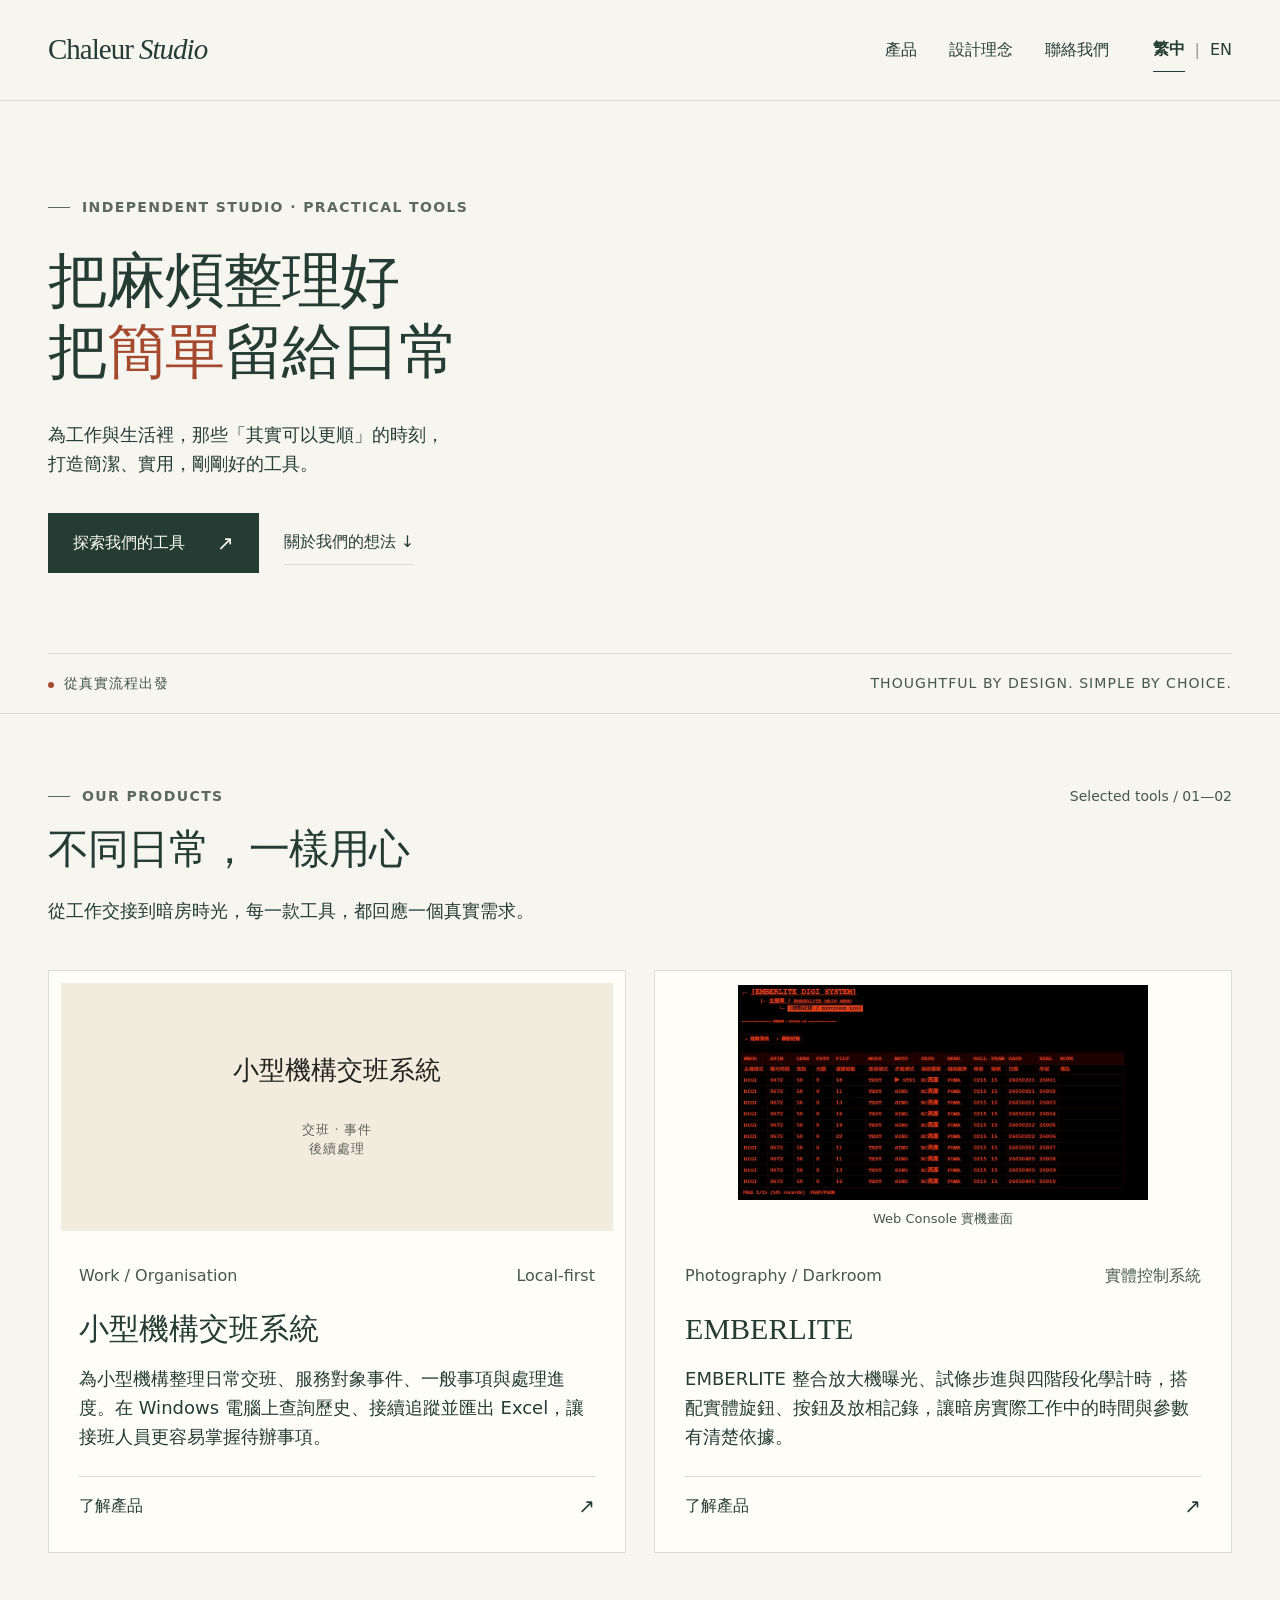
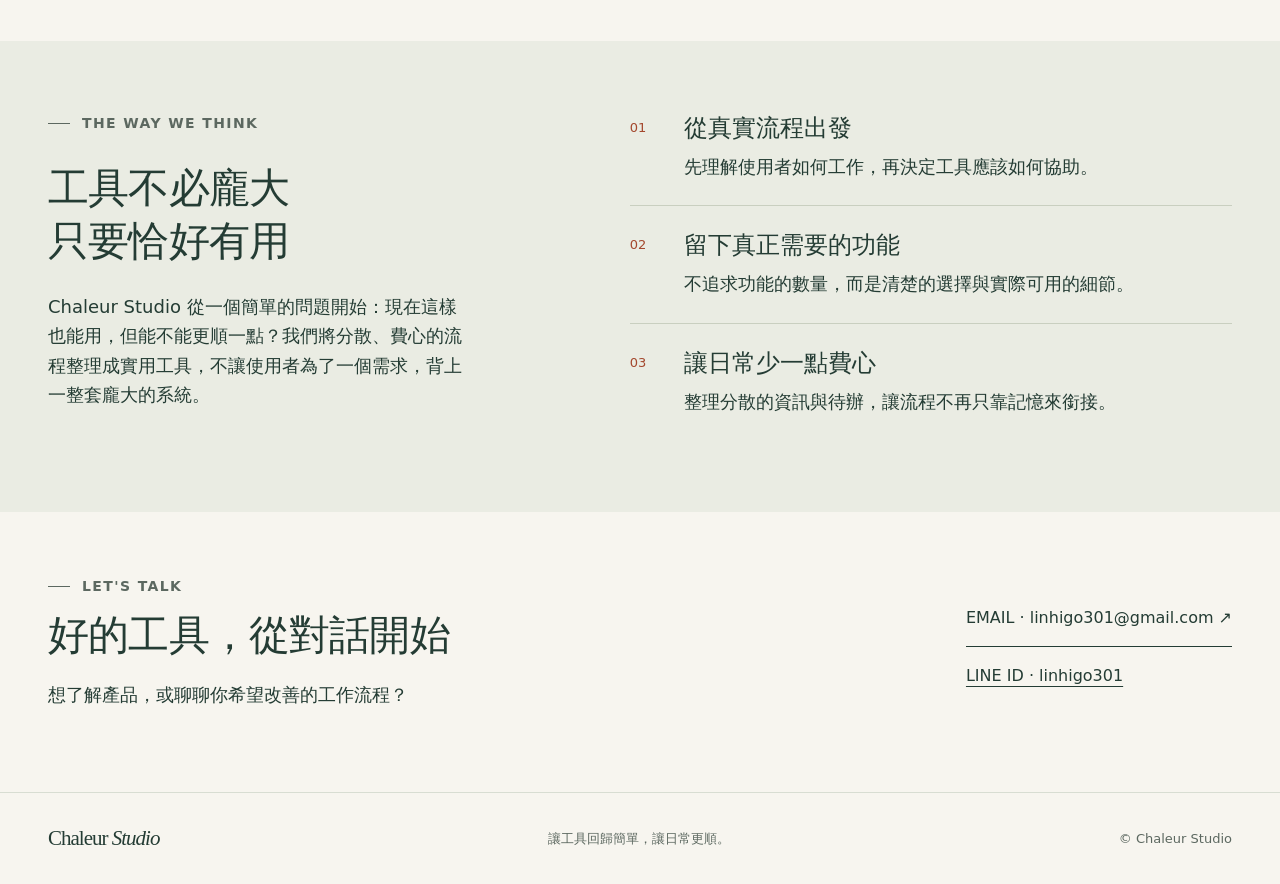
<file: index.html>
<!DOCTYPE html>
<html lang="zh-TW">
<head>
<meta charset="UTF-8">
<meta name="viewport" content="width=device-width, initial-scale=1">
<meta name="description" content="Chaleur Studio 從真實工作與生活流程出發，打造簡潔實用的工具。探索小型機構交班系統、EMBERLITE 暗房放大機曝光控制系統與品牌理念。">
<meta name="theme-color" content="#f7f5ef">
<title>Chaleur Studio｜實用工具與軟體</title>
<link rel="alternate" hreflang="zh-TW" href="./">
<link rel="alternate" hreflang="en-GB" href="./en/">
<link rel="alternate" hreflang="x-default" href="./">
<link rel="stylesheet" href="./css/style.css?v=86a09af5bf22">
<link rel="stylesheet" href="./css/home.css?v=366c74cbaa93">
<script src="./js/main.js" defer></script>
<script src="./js/analytics.js?v=6da4c127ad1d" defer></script>
</head>
<body class="home">
<a class="skip" href="#main">跳至主要內容</a>
<header class="header"><div class="container header-inner"><a class="wordmark" href="./" aria-label="Chaleur Studio 首頁">Chaleur <span>Studio</span></a><nav id="navigation" class="navigation" aria-label="主要導覽"><a href="./#products">產品</a><a href="./#approach">設計理念</a><a href="./#contact">聯絡我們</a></nav><nav class="language" aria-label="語言"><a href="./" lang="zh-TW" hreflang="zh-TW" aria-current=page>繁中</a><span class="divider" aria-hidden="true">|</span><a href="./en/" lang="en-GB" hreflang="en-GB" >EN</a></nav><button class="menu-toggle" type="button" aria-controls="navigation" aria-expanded="false">選單</button></div></header>
<main id="main"><div class="container"><section class="hero"><div><p class="eyebrow">Independent studio · Practical tools</p><h1>把麻煩整理好<br>把<em>簡單</em>留給日常</h1><p class="intro">為工作與生活裡，那些「其實可以更順」的時刻，<br>打造簡潔、實用，剛剛好的工具。</p><div class="actions"><a class="button" href="#products">探索我們的工具<span class="arrow" aria-hidden="true">↗</span></a><a class="text-link" href="#approach">關於我們的想法 ↓</a></div></div></section><div class="hero-foot"><span><span class="dot"></span>從真實流程出發</span><span>Thoughtful by design. Simple by choice.</span></div></div>
<section class="section products" id="products"><div class="container"><div class="section-heading"><div><div class="products-kicker"><p class="eyebrow">Our products</p><span class="section-number">Selected tools / 01—02</span></div><h2>不同日常，一樣用心</h2><p>從工作交接到暗房時光，每一款工具，都回應一個真實需求。</p></div></div><div class="product-grid"><article class="product-card"><div class="card-visual"><div class="placeholder-copy"><p class="placeholder-title">小型機構交班系統</p><p class="placeholder-caption" lang="en-GB">交班 · 事件<br>後續處理</p></div></div><div class="card-content"><div class="meta"><span>Work / Organisation</span><span>Local-first</span></div><h3>小型機構交班系統</h3><p>為小型機構整理日常交班、服務對象事件、一般事項與處理進度。在 Windows 電腦上查詢歷史、接續追蹤並匯出 Excel，讓接班人員更容易掌握待辦事項。</p><a class="card-link" href="products/handover-system/"><span>了解產品</span><span class="arrow" aria-hidden="true">↗</span></a></div></article><article class="product-card"><figure class="card-visual emberlite-card-visual"><img src="images/emberlite/emberlite-exposure-log.png" alt="EMBERLITE Web Console — 放相記錄" width="1200" height="630" loading="lazy"><figcaption>Web Console 實機畫面</figcaption></figure><div class="card-content"><div class="meta"><span>Photography / Darkroom</span><span>實體控制系統</span></div><h3>EMBERLITE</h3><p>EMBERLITE 整合放大機曝光、試條步進與四階段化學計時，搭配實體旋鈕、按鈕及放相記錄，讓暗房實際工作中的時間與參數有清楚依據。</p><a class="card-link" href="products/emberlite/"><span>了解產品</span><span class="arrow" aria-hidden="true">↗</span></a></div></article></div></div></section>
<section class="section philosophy" id="approach"><div class="container philosophy-layout"><div><p class="eyebrow">The way we think</p><h2>工具不必龐大<br>只要恰好有用</h2><p class="lead">Chaleur Studio 從一個簡單的問題開始：現在這樣也能用，但能不能更順一點？我們將分散、費心的流程整理成實用工具，不讓使用者為了一個需求，背上一整套龐大的系統。</p></div><div><article class="principle"><span class="num">01</span><div><h3>從真實流程出發</h3><p>先理解使用者如何工作，再決定工具應該如何協助。</p></div></article><article class="principle"><span class="num">02</span><div><h3>留下真正需要的功能</h3><p>不追求功能的數量，而是清楚的選擇與實際可用的細節。</p></div></article><article class="principle"><span class="num">03</span><div><h3>讓日常少一點費心</h3><p>整理分散的資訊與待辦，讓流程不再只靠記憶來銜接。</p></div></article></div></div></section><section class="contact" id="contact"><div class="container contact-inner"><div><p class="eyebrow">Let's talk</p><h2>好的工具，從對話開始</h2><p>想了解產品，或聊聊你希望改善的工作流程？</p></div><div class="contact-details"><a class="contact-email" href="mailto:linhigo301@gmail.com">EMAIL · linhigo301@gmail.com ↗</a><p><a href="https://line.me/ti/p/~linhigo301">LINE ID · linhigo301</a></p></div></div></section></main>
<footer class="footer"><div class="container footer-inner"><a class="wordmark" href="./">Chaleur <span>Studio</span></a><p>讓工具回歸簡單，讓日常更順。</p><p>© Chaleur Studio</p></div></footer>
</body>
</html>
</file>
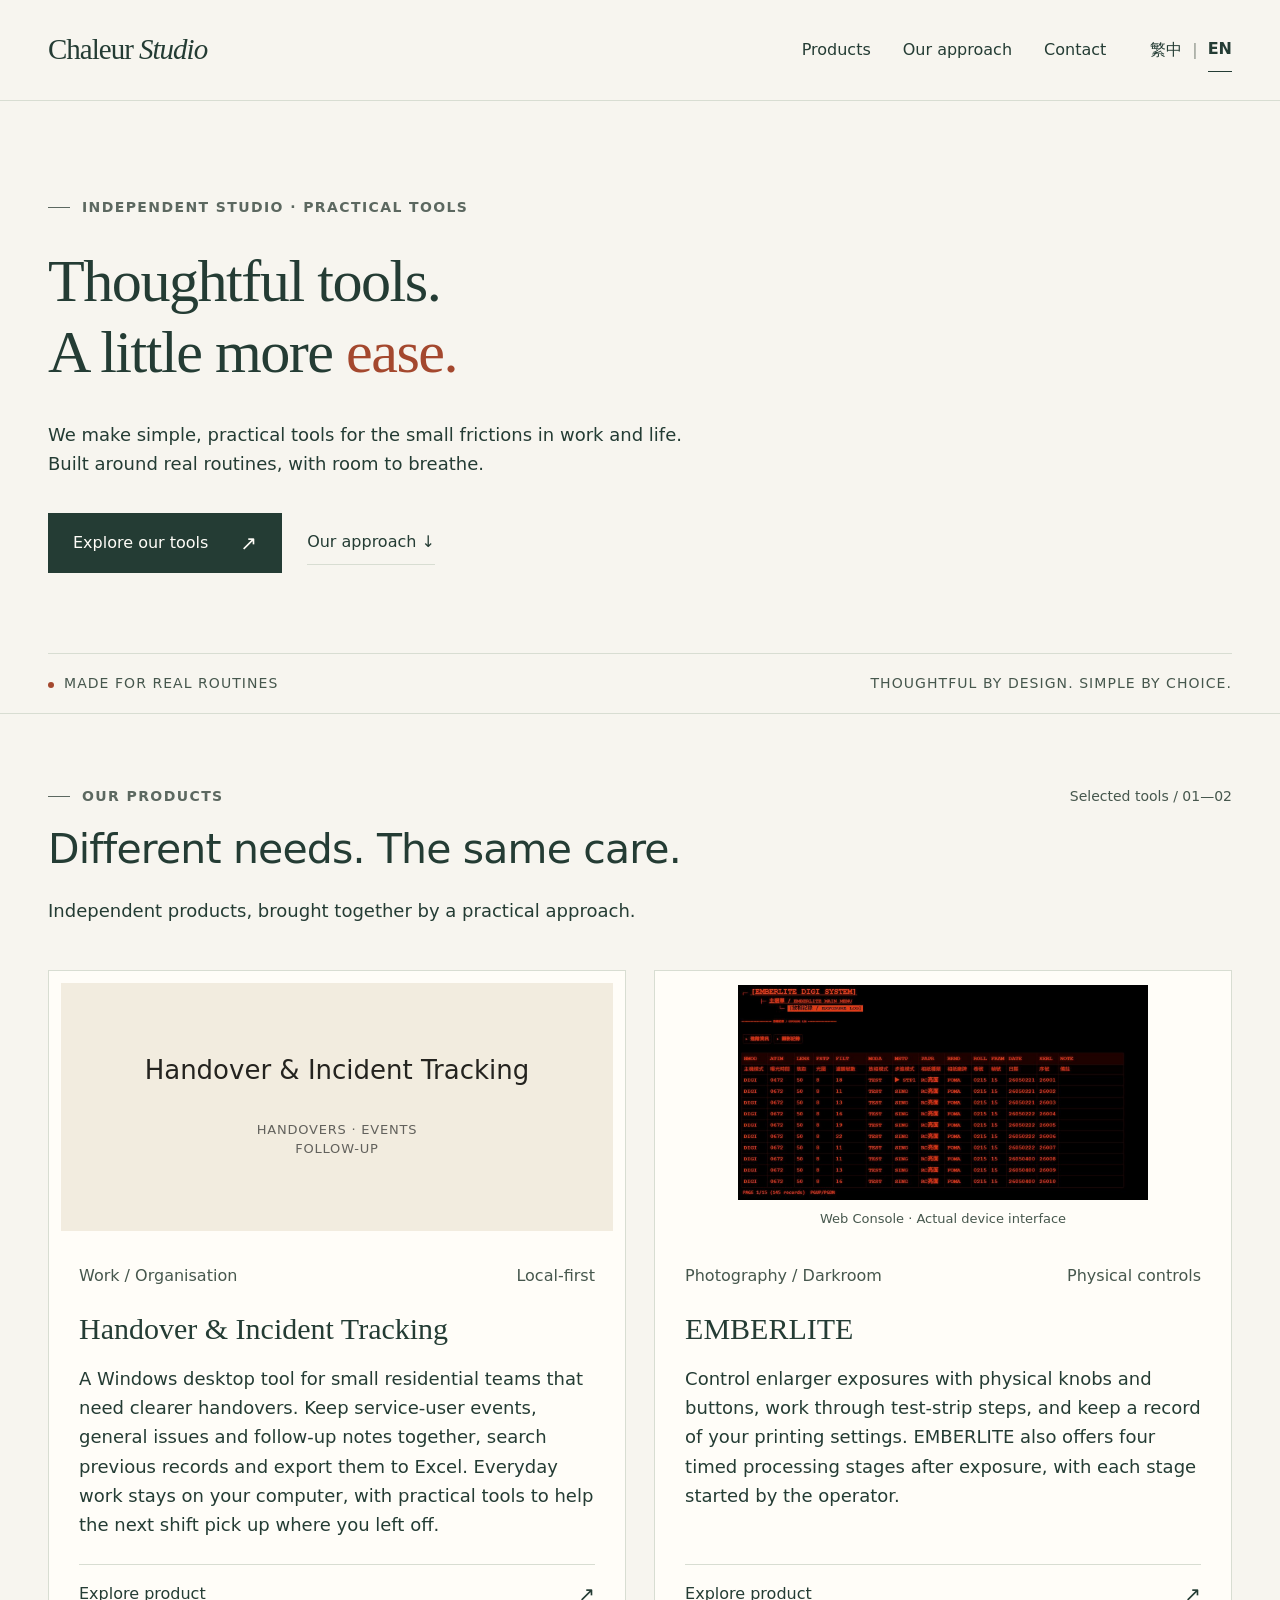
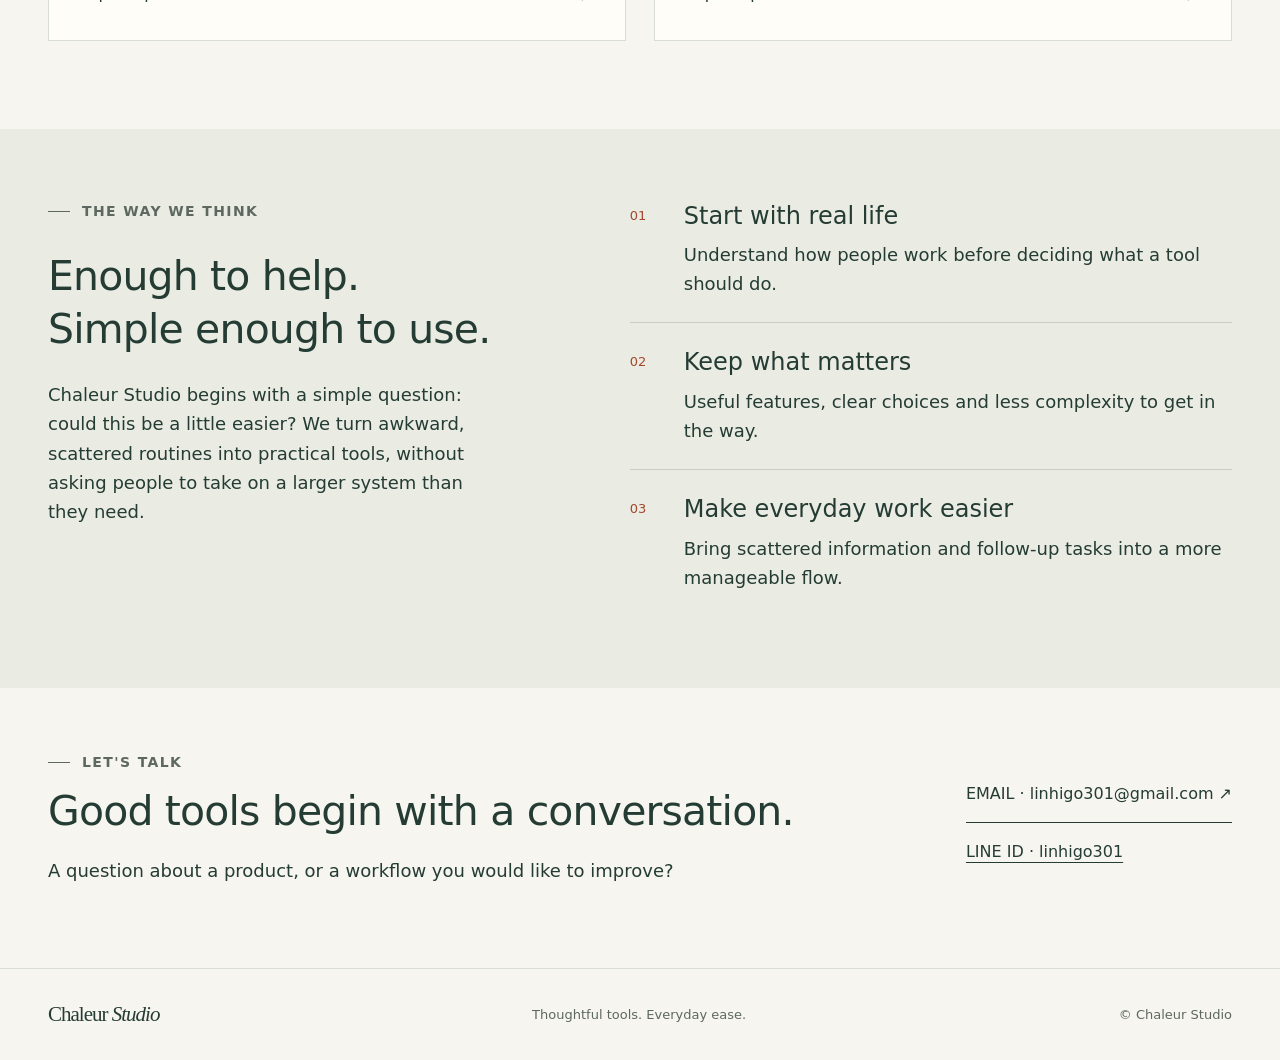
<file: en/index.html>
<!DOCTYPE html>
<html lang="en-GB">
<head>
<meta charset="UTF-8">
<meta name="viewport" content="width=device-width, initial-scale=1">
<meta name="description" content="Simple, practical tools for real work and everyday life. Explore independent products from Chaleur Studio.">
<meta name="theme-color" content="#f7f5ef">
<title>Chaleur Studio | Thoughtful, practical tools</title>
<link rel="alternate" hreflang="zh-TW" href="../">
<link rel="alternate" hreflang="en-GB" href="../en/">
<link rel="alternate" hreflang="x-default" href="../">
<link rel="stylesheet" href="../css/style.css?v=86a09af5bf22">
<link rel="stylesheet" href="../css/home.css?v=366c74cbaa93">
<script src="../js/main.js" defer></script>
<script src="../js/analytics.js?v=6da4c127ad1d" defer></script>
</head>
<body class="home">
<a class="skip" href="#main">Skip to content</a>
<header class="header"><div class="container header-inner"><a class="wordmark" href="../en/" aria-label="Chaleur Studio home">Chaleur <span>Studio</span></a><nav id="navigation" class="navigation" aria-label="Main navigation"><a href="../en/#products">Products</a><a href="../en/#approach">Our approach</a><a href="../en/#contact">Contact</a></nav><nav class="language" aria-label="Language"><a href="../" lang="zh-TW" hreflang="zh-TW" >繁中</a><span class="divider" aria-hidden="true">|</span><a href="../en/" lang="en-GB" hreflang="en-GB" aria-current=page>EN</a></nav><button class="menu-toggle" type="button" aria-controls="navigation" aria-expanded="false">Menu</button></div></header>
<main id="main"><div class="container"><section class="hero"><div><p class="eyebrow">Independent studio · Practical tools</p><h1>Thoughtful tools.<br>A little more <em>ease.</em></h1><p class="intro">We make simple, practical tools for the small frictions in work and life. Built around real routines, with room to breathe.</p><div class="actions"><a class="button" href="#products">Explore our tools<span class="arrow" aria-hidden="true">↗</span></a><a class="text-link" href="#approach">Our approach ↓</a></div></div></section><div class="hero-foot"><span><span class="dot"></span>Made for real routines</span><span>Thoughtful by design. Simple by choice.</span></div></div>
<section class="section products" id="products"><div class="container"><div class="section-heading"><div><div class="products-kicker"><p class="eyebrow">Our products</p><span class="section-number">Selected tools / 01—02</span></div><h2>Different needs. The same care.</h2><p>Independent products, brought together by a practical approach.</p></div></div><div class="product-grid"><article class="product-card"><div class="card-visual"><div class="placeholder-copy"><p class="placeholder-title">Handover & Incident Tracking</p><p class="placeholder-caption" lang="en-GB">HANDOVERS · EVENTS<br>FOLLOW-UP</p></div></div><div class="card-content"><div class="meta"><span>Work / Organisation</span><span>Local-first</span></div><h3>Handover & Incident Tracking</h3><p>A Windows desktop tool for small residential teams that need clearer handovers. Keep service-user events, general issues and follow-up notes together, search previous records and export them to Excel. Everyday work stays on your computer, with practical tools to help the next shift pick up where you left off.</p><a class="card-link" href="products/handover-system/"><span>Explore product</span><span class="arrow" aria-hidden="true">↗</span></a></div></article><article class="product-card"><figure class="card-visual emberlite-card-visual"><img src="../images/emberlite/emberlite-exposure-log.png" alt="EMBERLITE Web Console — Exposure Log" width="1200" height="630" loading="lazy"><figcaption>Web Console · Actual device interface</figcaption></figure><div class="card-content"><div class="meta"><span>Photography / Darkroom</span><span>Physical controls</span></div><h3>EMBERLITE</h3><p>Control enlarger exposures with physical knobs and buttons, work through test-strip steps, and keep a record of your printing settings. EMBERLITE also offers four timed processing stages after exposure, with each stage started by the operator.</p><a class="card-link" href="products/emberlite/"><span>Explore product</span><span class="arrow" aria-hidden="true">↗</span></a></div></article></div></div></section>
<section class="section philosophy" id="approach"><div class="container philosophy-layout"><div><p class="eyebrow">The way we think</p><h2>Enough to help.<br>Simple enough to use.</h2><p class="lead">Chaleur Studio begins with a simple question: could this be a little easier? We turn awkward, scattered routines into practical tools, without asking people to take on a larger system than they need.</p></div><div><article class="principle"><span class="num">01</span><div><h3>Start with real life</h3><p>Understand how people work before deciding what a tool should do.</p></div></article><article class="principle"><span class="num">02</span><div><h3>Keep what matters</h3><p>Useful features, clear choices and less complexity to get in the way.</p></div></article><article class="principle"><span class="num">03</span><div><h3>Make everyday work easier</h3><p>Bring scattered information and follow-up tasks into a more manageable flow.</p></div></article></div></div></section><section class="contact" id="contact"><div class="container contact-inner"><div><p class="eyebrow">Let's talk</p><h2>Good tools begin with a conversation.</h2><p>A question about a product, or a workflow you would like to improve?</p></div><div class="contact-details"><a class="contact-email" href="mailto:linhigo301@gmail.com">EMAIL · linhigo301@gmail.com ↗</a><p><a href="https://line.me/ti/p/~linhigo301">LINE ID · linhigo301</a></p></div></div></section></main>
<footer class="footer"><div class="container footer-inner"><a class="wordmark" href="../en/">Chaleur <span>Studio</span></a><p>Thoughtful tools. Everyday ease.</p><p>© Chaleur Studio</p></div></footer>
</body>
</html>
</file>
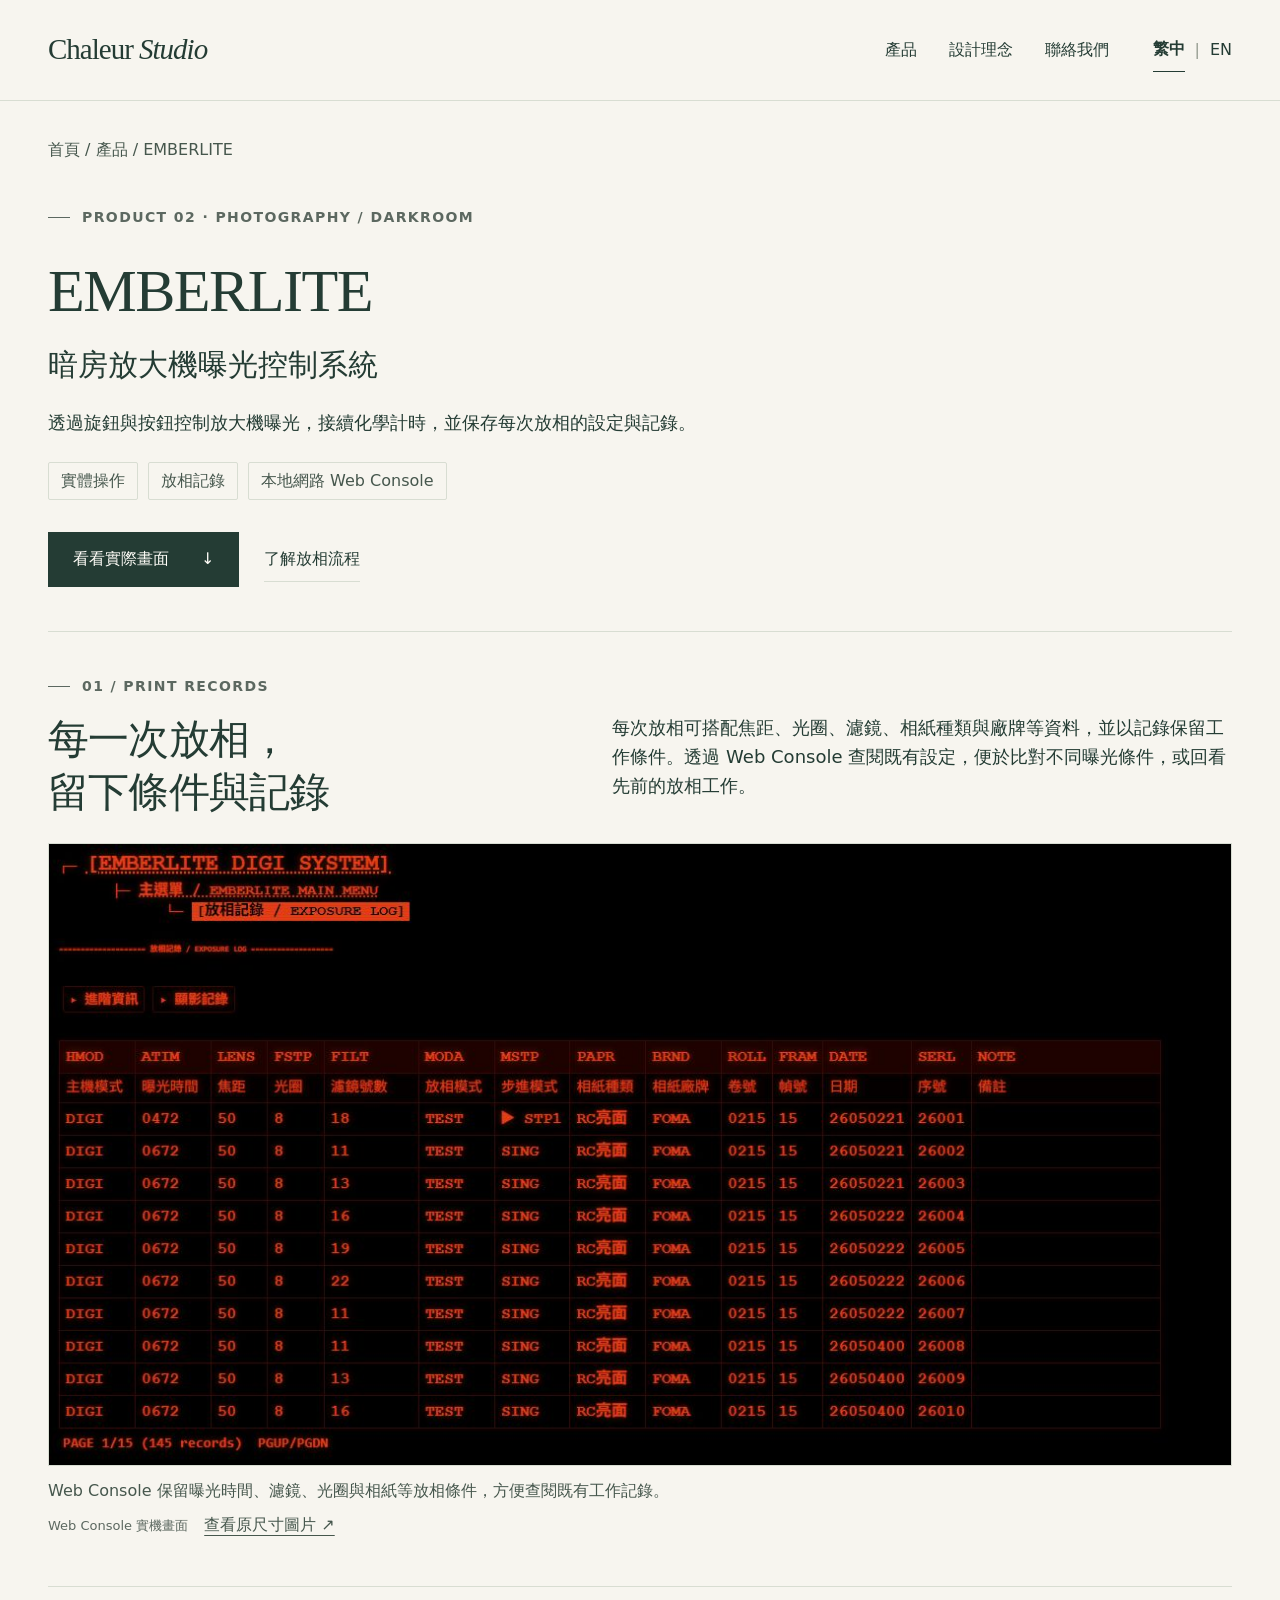
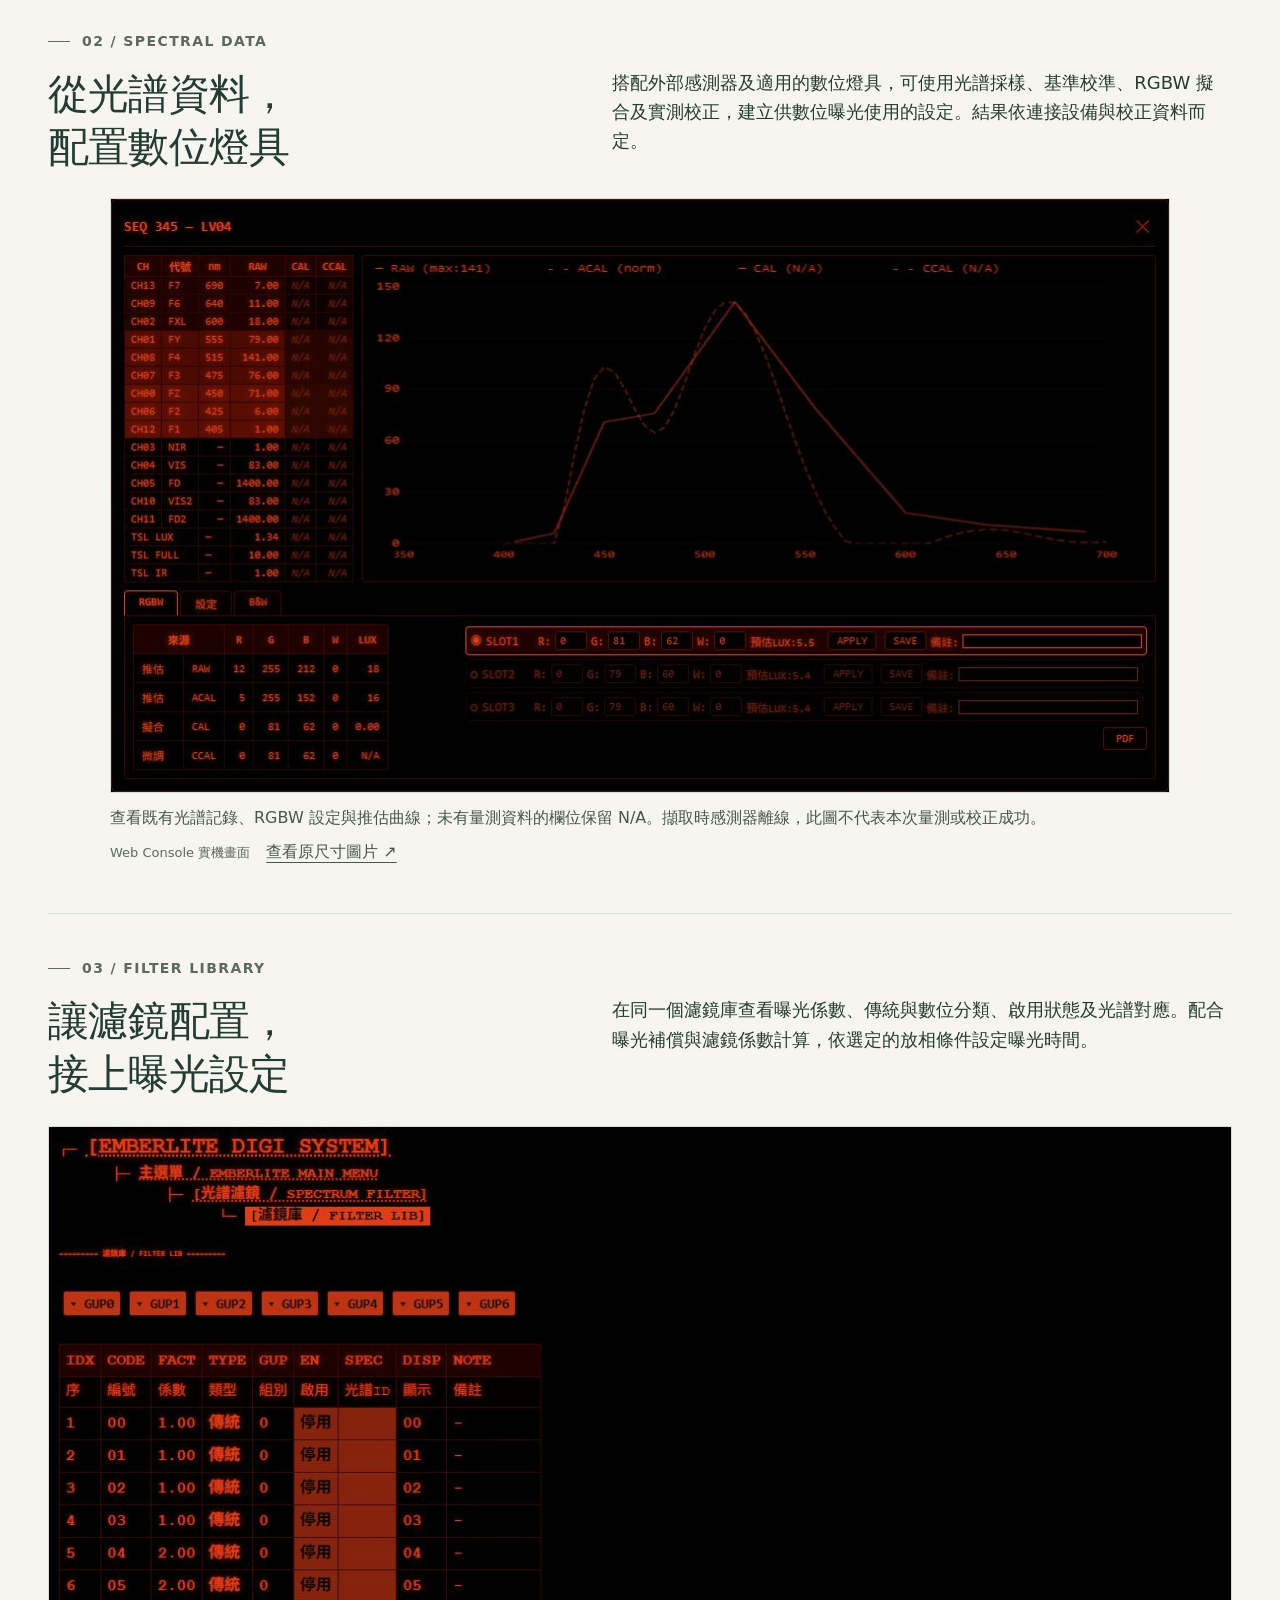
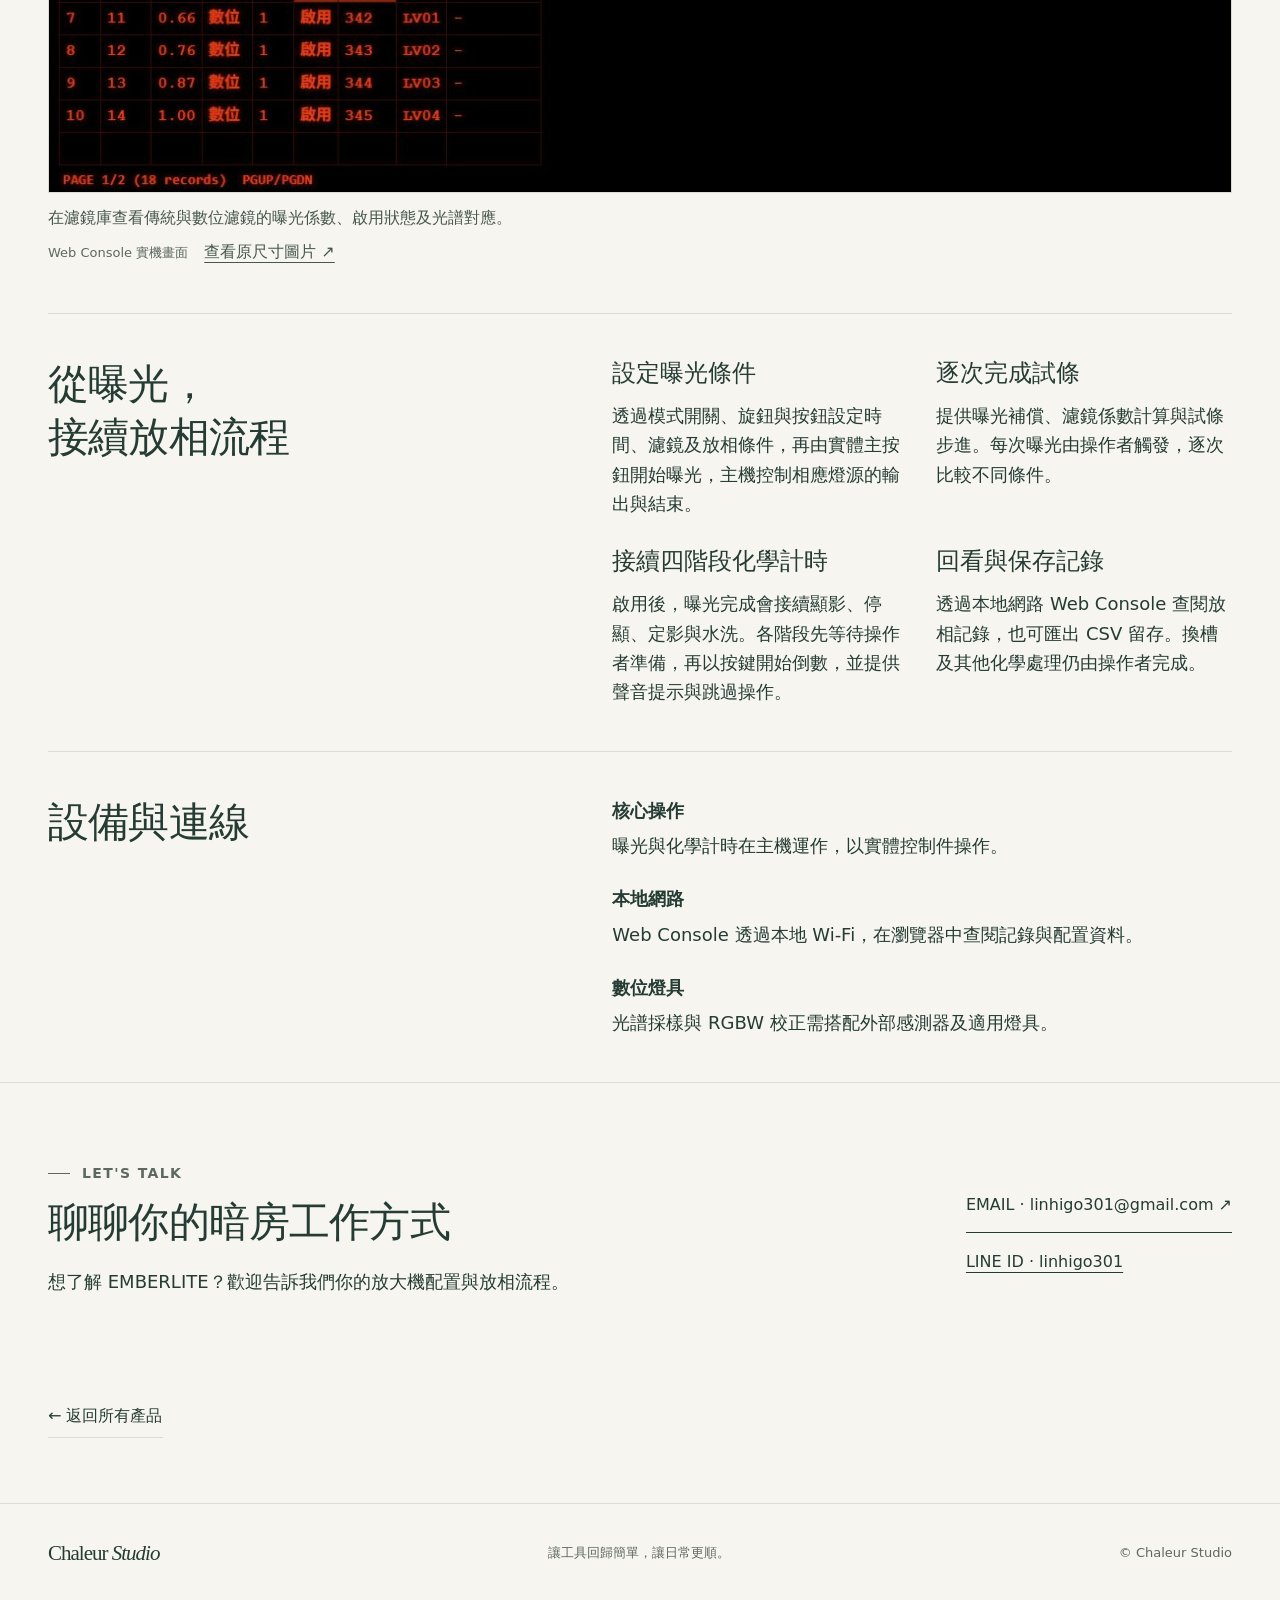
<file: products/emberlite/index.html>
<!DOCTYPE html>
<html lang="zh-TW">
<head>
<meta charset="UTF-8">
<meta name="viewport" content="width=device-width, initial-scale=1">
<meta name="description" content="EMBERLITE 以實體旋鈕與按鈕控制放大機曝光，整合試條步進、放相記錄與四階段化學計時；透過本地網路 Web Console 查閱資料與配置燈具。">
<link rel="canonical" href="https://linhigo301.github.io/chaleur-studio-site/products/emberlite/">
<meta property="og:title" content="EMBERLITE 暗房放大機曝光控制系統｜Chaleur Studio">
<meta property="og:description" content="EMBERLITE 以實體旋鈕與按鈕控制放大機曝光，整合試條步進、放相記錄與四階段化學計時；透過本地網路 Web Console 查閱資料與配置燈具。">
<meta property="og:url" content="https://linhigo301.github.io/chaleur-studio-site/products/emberlite/">
<meta property="og:type" content="website">
<meta property="og:locale" content="zh_TW">
<meta property="og:image" content="https://linhigo301.github.io/chaleur-studio-site/images/emberlite/emberlite-exposure-log.png">
<meta property="og:image:width" content="1200">
<meta property="og:image:height" content="630">
<meta property="og:image:alt" content="EMBERLITE Web Console — 放相記錄實機畫面">
<meta name="theme-color" content="#f7f5ef">
<title>EMBERLITE 暗房放大機曝光控制系統｜Chaleur Studio</title>
<link rel="alternate" hreflang="zh-TW" href="../../products/emberlite/">
<link rel="alternate" hreflang="en-GB" href="../../en/products/emberlite/">
<link rel="alternate" hreflang="x-default" href="../../products/emberlite/">
<link rel="stylesheet" href="../../css/style.css?v=86a09af5bf22">
<script src="../../js/main.js" defer></script>
<script src="../../js/analytics.js?v=6da4c127ad1d" defer></script>
</head>
<body>
<a class="skip" href="#main">跳至主要內容</a>
<header class="header"><div class="container header-inner"><a class="wordmark" href="../../" aria-label="Chaleur Studio 首頁">Chaleur <span>Studio</span></a><nav id="navigation" class="navigation" aria-label="主要導覽"><a href="../../#products">產品</a><a href="../../#approach">設計理念</a><a href="../../#contact">聯絡我們</a></nav><nav class="language" aria-label="語言"><a href="../../products/emberlite/" lang="zh-TW" hreflang="zh-TW" aria-current=page>繁中</a><span class="divider" aria-hidden="true">|</span><a href="../../en/products/emberlite/" lang="en-GB" hreflang="en-GB" >EN</a></nav><button class="menu-toggle" type="button" aria-controls="navigation" aria-expanded="false">選單</button></div></header>
<main id="main" class="emberlite-page">
<div class="container">
<div class="breadcrumb"><a href="../../">首頁</a> / <a href="../../#products">產品</a> / EMBERLITE</div>
<header class="product-hero">
<p class="eyebrow">Product 02 · Photography / Darkroom</p>
<h1>EMBERLITE</h1><p class="product-subtitle">暗房放大機曝光控制系統</p>
<p class="intro">透過旋鈕與按鈕控制放大機曝光，接續化學計時，並保存每次放相的設定與記錄。</p>
<div class="chips"><span class="chip">實體操作</span><span class="chip">放相記錄</span><span class="chip">本地網路 Web Console</span></div>
<div class="actions"><a class="button" href="#screenshots">看看實際畫面 <span aria-hidden="true">↓</span></a><a class="text-link" href="#workflow">了解放相流程</a></div>
</header>
<section class="workflow-feature" id="screenshots" aria-labelledby="screenshots-title">
<div class="detail-grid feature-heading-grid"><p class="eyebrow">01 / Print records</p><h2 id="screenshots-title">每一次放相，<br>留下條件與記錄</h2><div><p>每次放相可搭配焦距、光圈、濾鏡、相紙種類與廠牌等資料，並以記錄保留工作條件。透過 Web Console 查閱既有設定，便於比對不同曝光條件，或回看先前的放相工作。</p></div></div>
<figure class="product-screen"><a class="product-screen-frame" href="../../images/emberlite/emberlite-exposure-log.png" aria-label="查看原尺寸圖片 — EMBERLITE exposure-log"><img src="../../images/emberlite/emberlite-exposure-log.png" alt="EMBERLITE Web Console — 放相記錄" width="1200" height="630" fetchpriority="high"></a>
<figcaption><span class="screen-caption">Web Console 保留曝光時間、濾鏡、光圈與相紙等放相條件，方便查閱既有工作記錄。</span><span class="screen-badge">Web Console 實機畫面</span><a href="../../images/emberlite/emberlite-exposure-log.png">查看原尺寸圖片 ↗</a></figcaption></figure>
</section>
<section class="workflow-feature" id="spectrum" aria-labelledby="spectrum-title">
<div class="detail-grid feature-heading-grid"><p class="eyebrow">02 / Spectral data</p><h2 id="spectrum-title">從光譜資料，<br>配置數位燈具</h2><div><p>搭配外部感測器及適用的數位燈具，可使用光譜採樣、基準校準、RGBW 擬合及實測校正，建立供數位曝光使用的設定。結果依連接設備與校正資料而定。</p></div></div>
<figure class="product-screen"><a class="product-screen-frame" href="../../images/emberlite/emberlite-spectrum-detail.png" aria-label="查看原尺寸圖片 — EMBERLITE spectrum-detail"><img src="../../images/emberlite/emberlite-spectrum-detail.png" alt="EMBERLITE Web Console — 光譜詳情" width="1060" height="594" loading="lazy"></a>
<figcaption><span class="screen-caption">查看既有光譜記錄、RGBW 設定與推估曲線；未有量測資料的欄位保留 N/A。擷取時感測器離線，此圖不代表本次量測或校正成功。</span><span class="screen-badge">Web Console 實機畫面</span><a href="../../images/emberlite/emberlite-spectrum-detail.png">查看原尺寸圖片 ↗</a></figcaption></figure>
</section>
<section class="workflow-feature" id="filters" aria-labelledby="filters-title">
<div class="detail-grid feature-heading-grid"><p class="eyebrow">03 / Filter library</p><h2 id="filters-title">讓濾鏡配置，<br>接上曝光設定</h2><div><p>在同一個濾鏡庫查看曝光係數、傳統與數位分類、啟用狀態及光譜對應。配合曝光補償與濾鏡係數計算，依選定的放相條件設定曝光時間。</p></div></div>
<figure class="product-screen"><a class="product-screen-frame" href="../../images/emberlite/emberlite-filter-library.png" aria-label="查看原尺寸圖片 — EMBERLITE filter-library"><img src="../../images/emberlite/emberlite-filter-library.png" alt="EMBERLITE Web Console — 濾鏡庫" width="1200" height="675" loading="lazy"></a>
<figcaption><span class="screen-caption">在濾鏡庫查看傳統與數位濾鏡的曝光係數、啟用狀態及光譜對應。</span><span class="screen-badge">Web Console 實機畫面</span><a href="../../images/emberlite/emberlite-filter-library.png">查看原尺寸圖片 ↗</a></figcaption></figure>
</section>
<section class="detail-grid" id="workflow" aria-labelledby="workflow-title"><h2 id="workflow-title">從曝光，<br>接續放相流程</h2><div class="capability-grid"><div class="capability-group"><h3>設定曝光條件</h3><p>透過模式開關、旋鈕與按鈕設定時間、濾鏡及放相條件，再由實體主按鈕開始曝光，主機控制相應燈源的輸出與結束。</p></div><div class="capability-group"><h3>逐次完成試條</h3><p>提供曝光補償、濾鏡係數計算與試條步進。每次曝光由操作者觸發，逐次比較不同條件。</p></div><div class="capability-group"><h3>接續四階段化學計時</h3><p>啟用後，曝光完成會接續顯影、停顯、定影與水洗。各階段先等待操作者準備，再以按鍵開始倒數，並提供聲音提示與跳過操作。</p></div><div class="capability-group"><h3>回看與保存記錄</h3><p>透過本地網路 Web Console 查閱放相記錄，也可匯出 CSV 留存。換槽及其他化學處理仍由操作者完成。</p></div></div></section><section class="detail-grid" id="setup" aria-labelledby="setup-title"><h2 id="setup-title">設備與連線</h2><div><dl class="emberlite-setup"><div><dt>核心操作</dt><dd>曝光與化學計時在主機運作，以實體控制件操作。</dd></div><div><dt>本地網路</dt><dd>Web Console 透過本地 Wi-Fi，在瀏覽器中查閱記錄與配置資料。</dd></div><div><dt>數位燈具</dt><dd>光譜採樣與 RGBW 校正需搭配外部感測器及適用燈具。</dd></div></dl></div></section></div><section class="contact" id="contact" aria-labelledby="contact-title"><div class="container contact-inner"><div><p class="eyebrow">Let's talk</p><h2 id="contact-title">聊聊你的暗房工作方式</h2><p>想了解 EMBERLITE？歡迎告訴我們你的放大機配置與放相流程。</p></div><div class="contact-details"><a class="contact-email" href="mailto:linhigo301@gmail.com">EMAIL · linhigo301@gmail.com ↗</a><p><a href="https://line.me/ti/p/~linhigo301">LINE ID · linhigo301</a></p></div></div></section>
<div class="container"><div class="product-bottom"><a class="text-link" href="../../#products">← 返回所有產品</a></div></div>
</main>
<footer class="footer"><div class="container footer-inner"><a class="wordmark" href="../../">Chaleur <span>Studio</span></a><p>讓工具回歸簡單，讓日常更順。</p><p>© Chaleur Studio</p></div></footer>
</body>
</html>
</file>
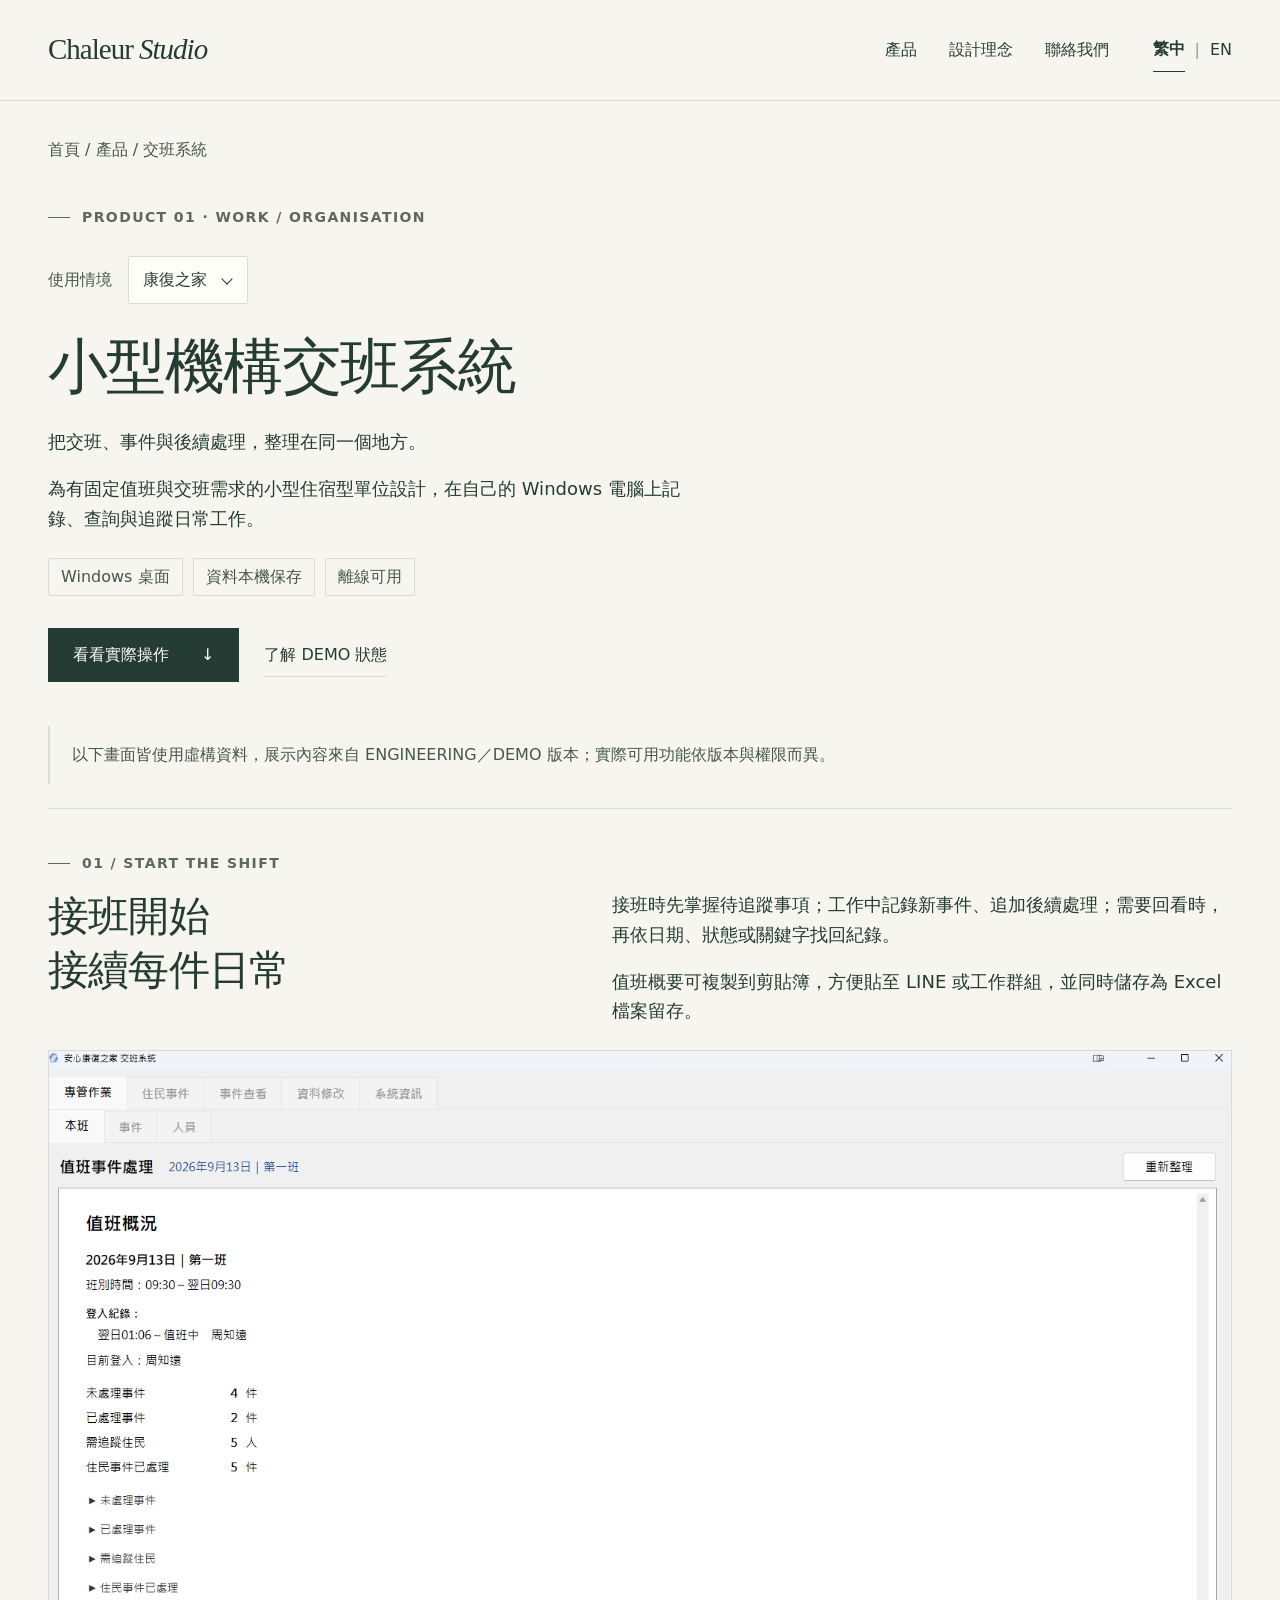
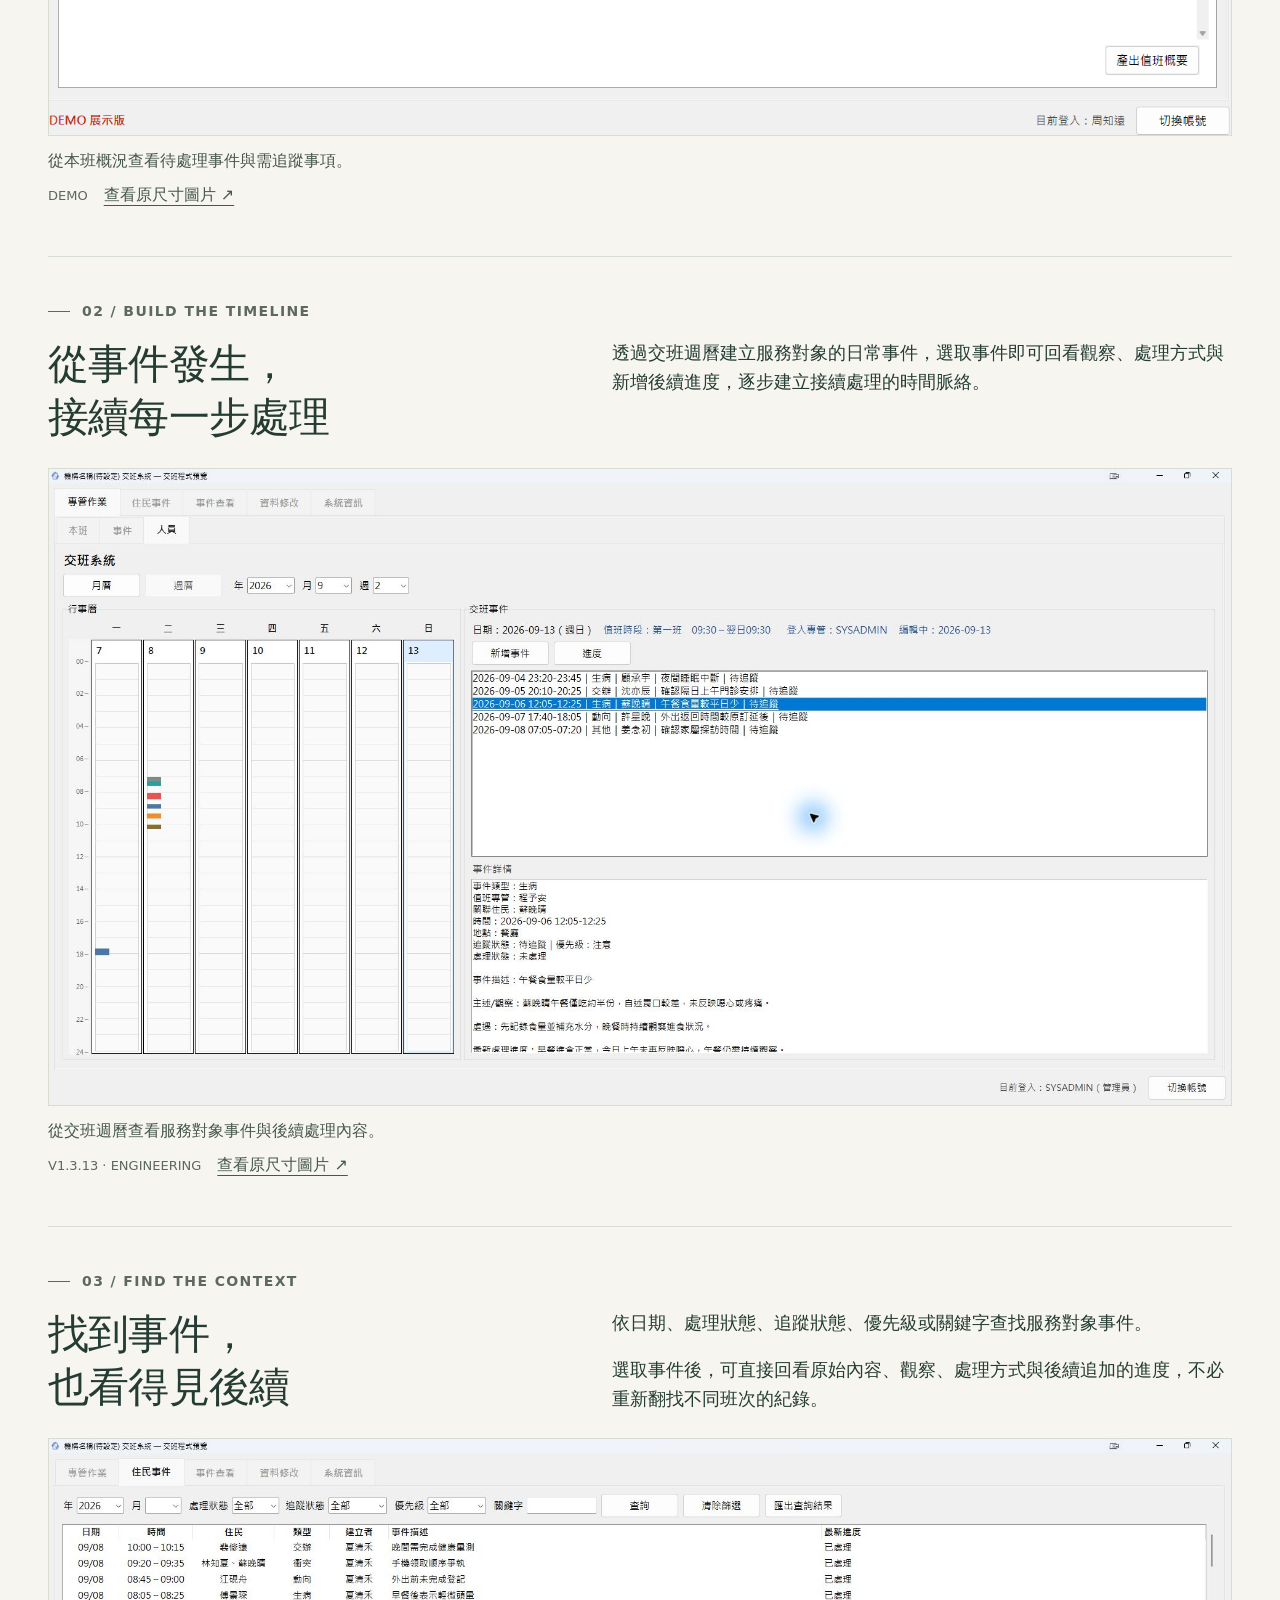
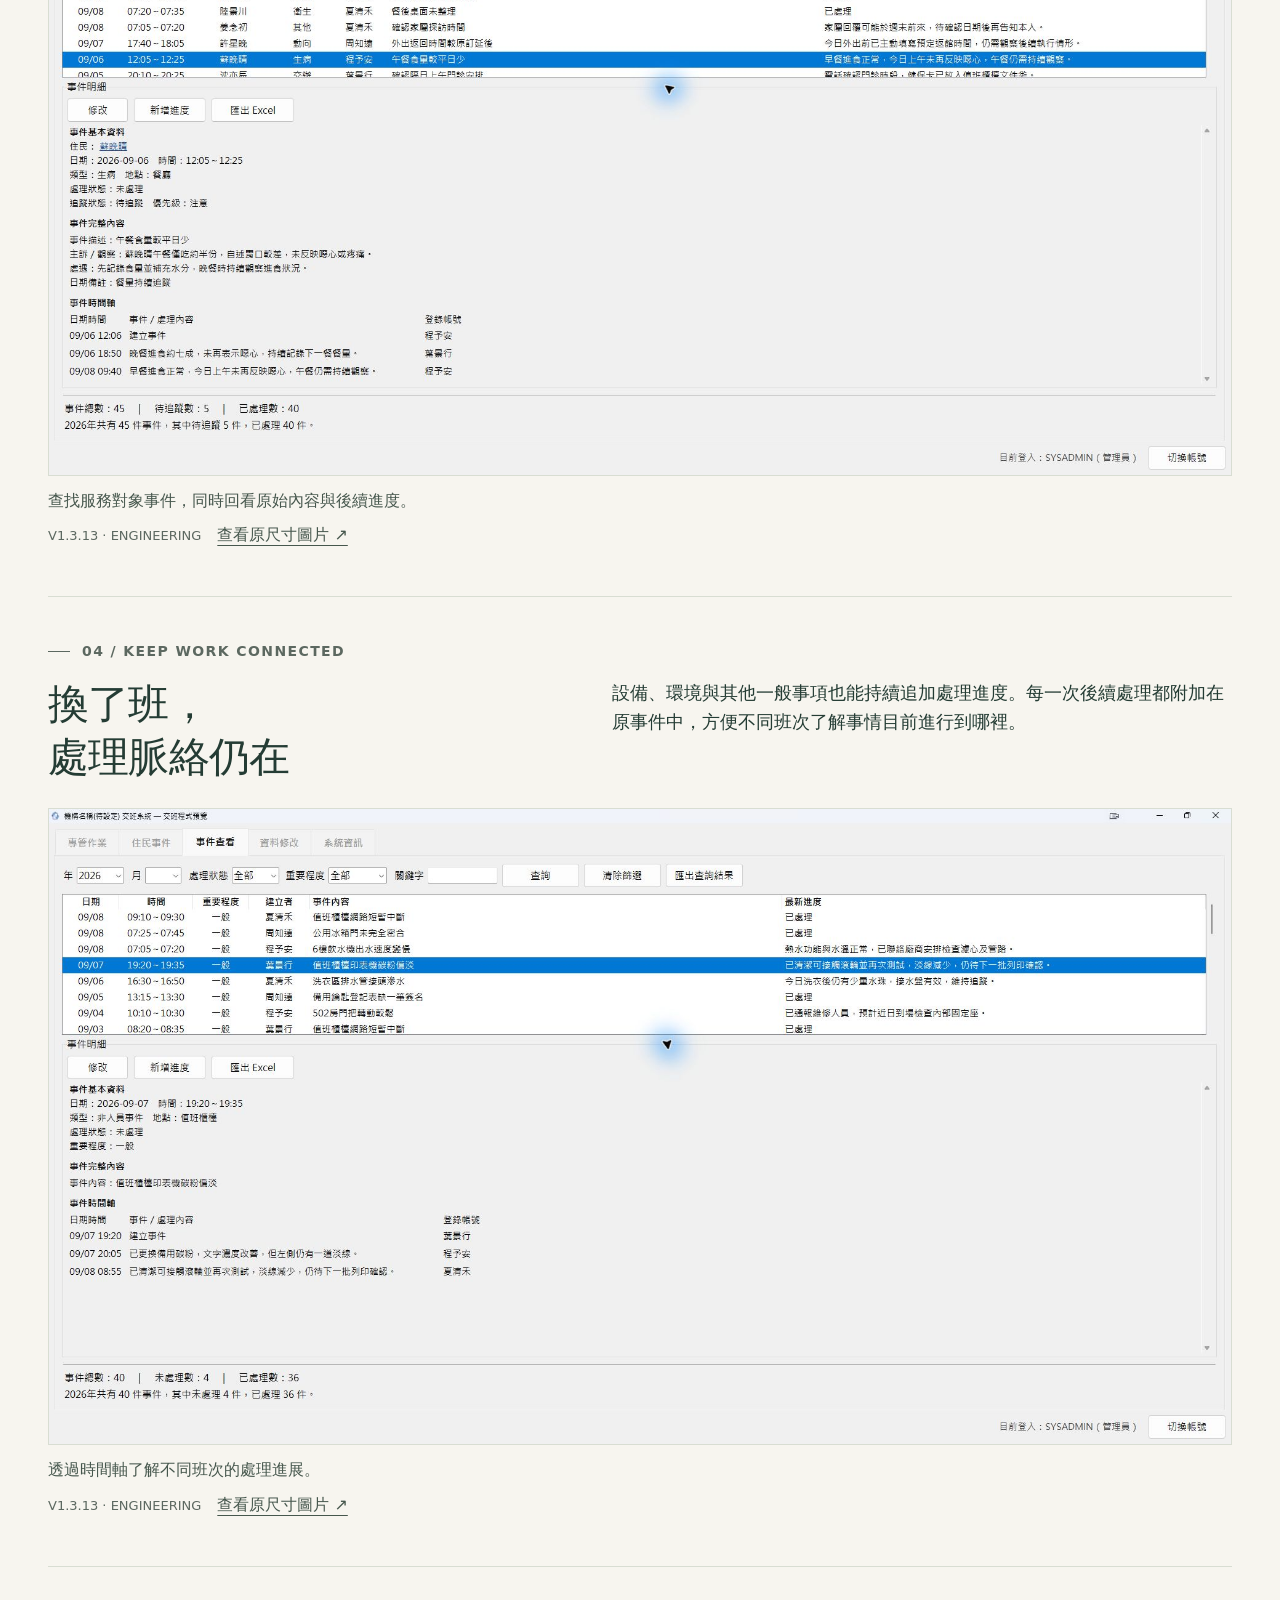
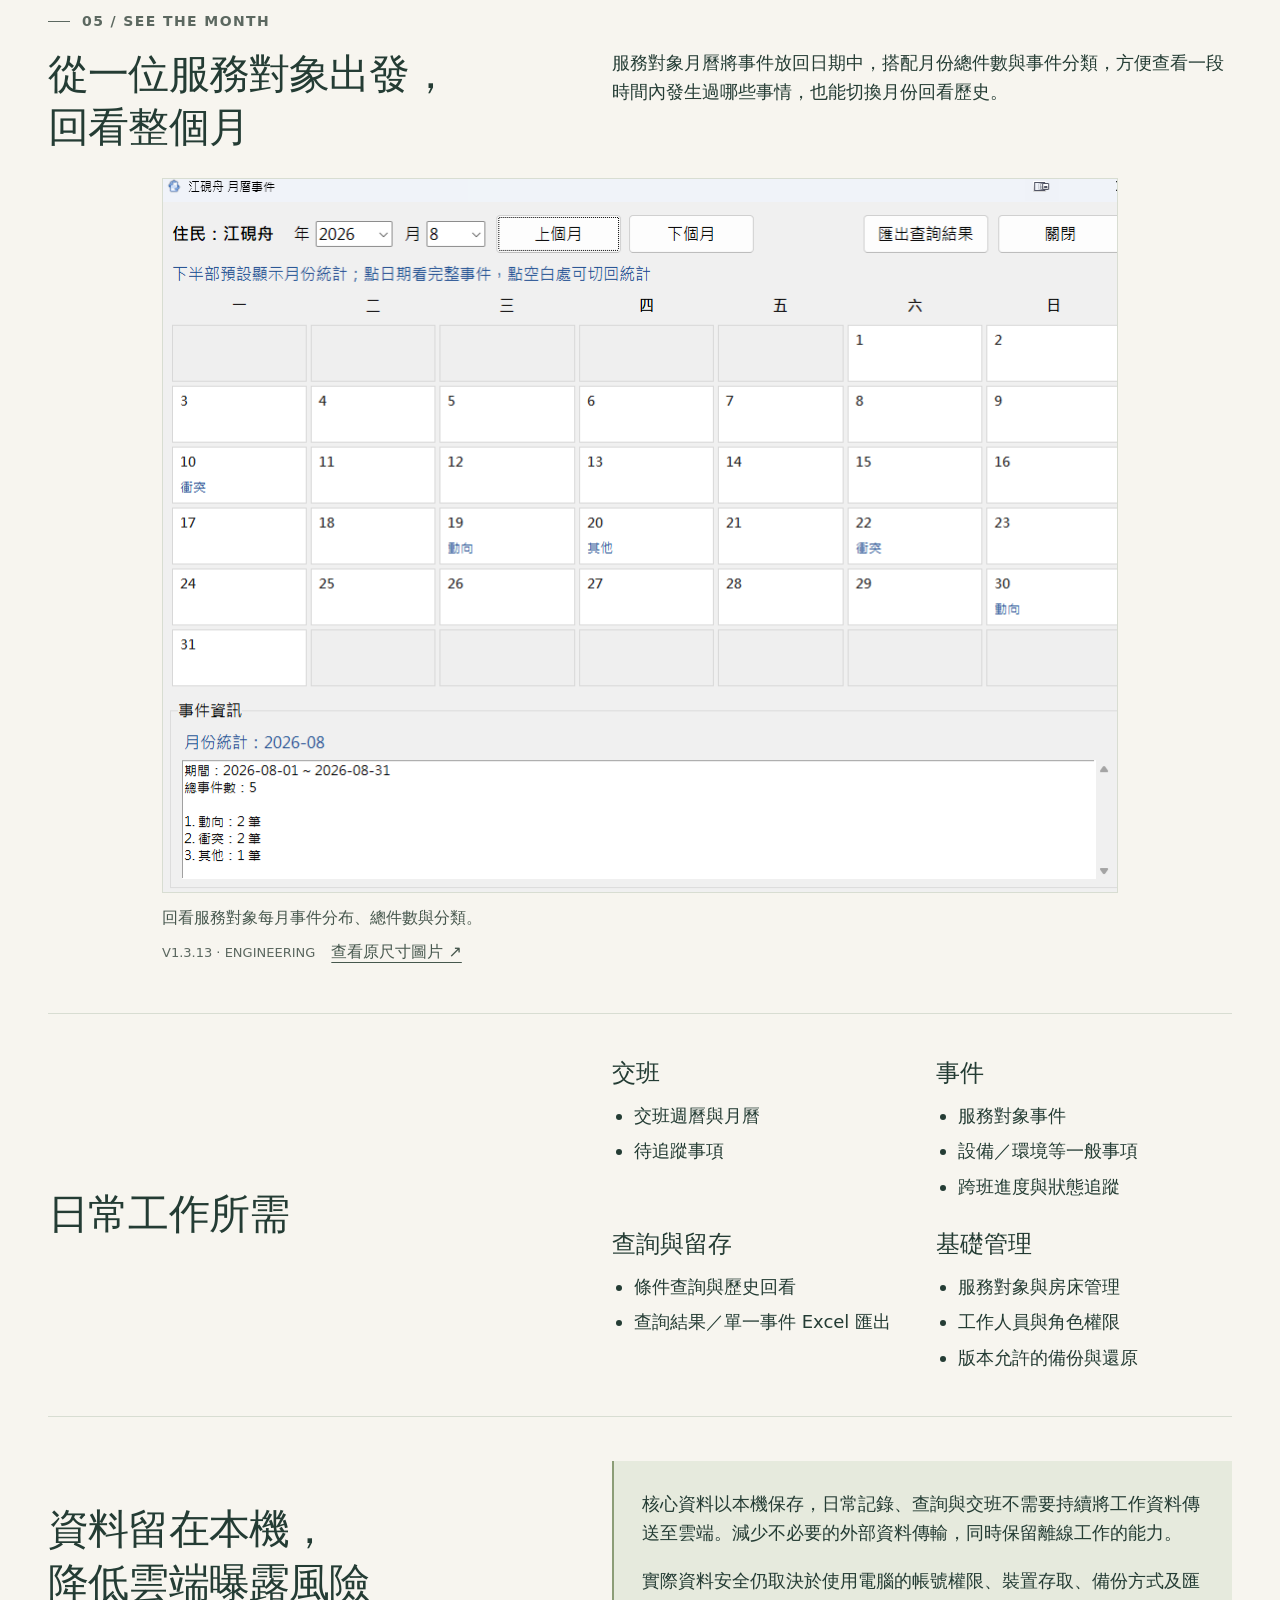
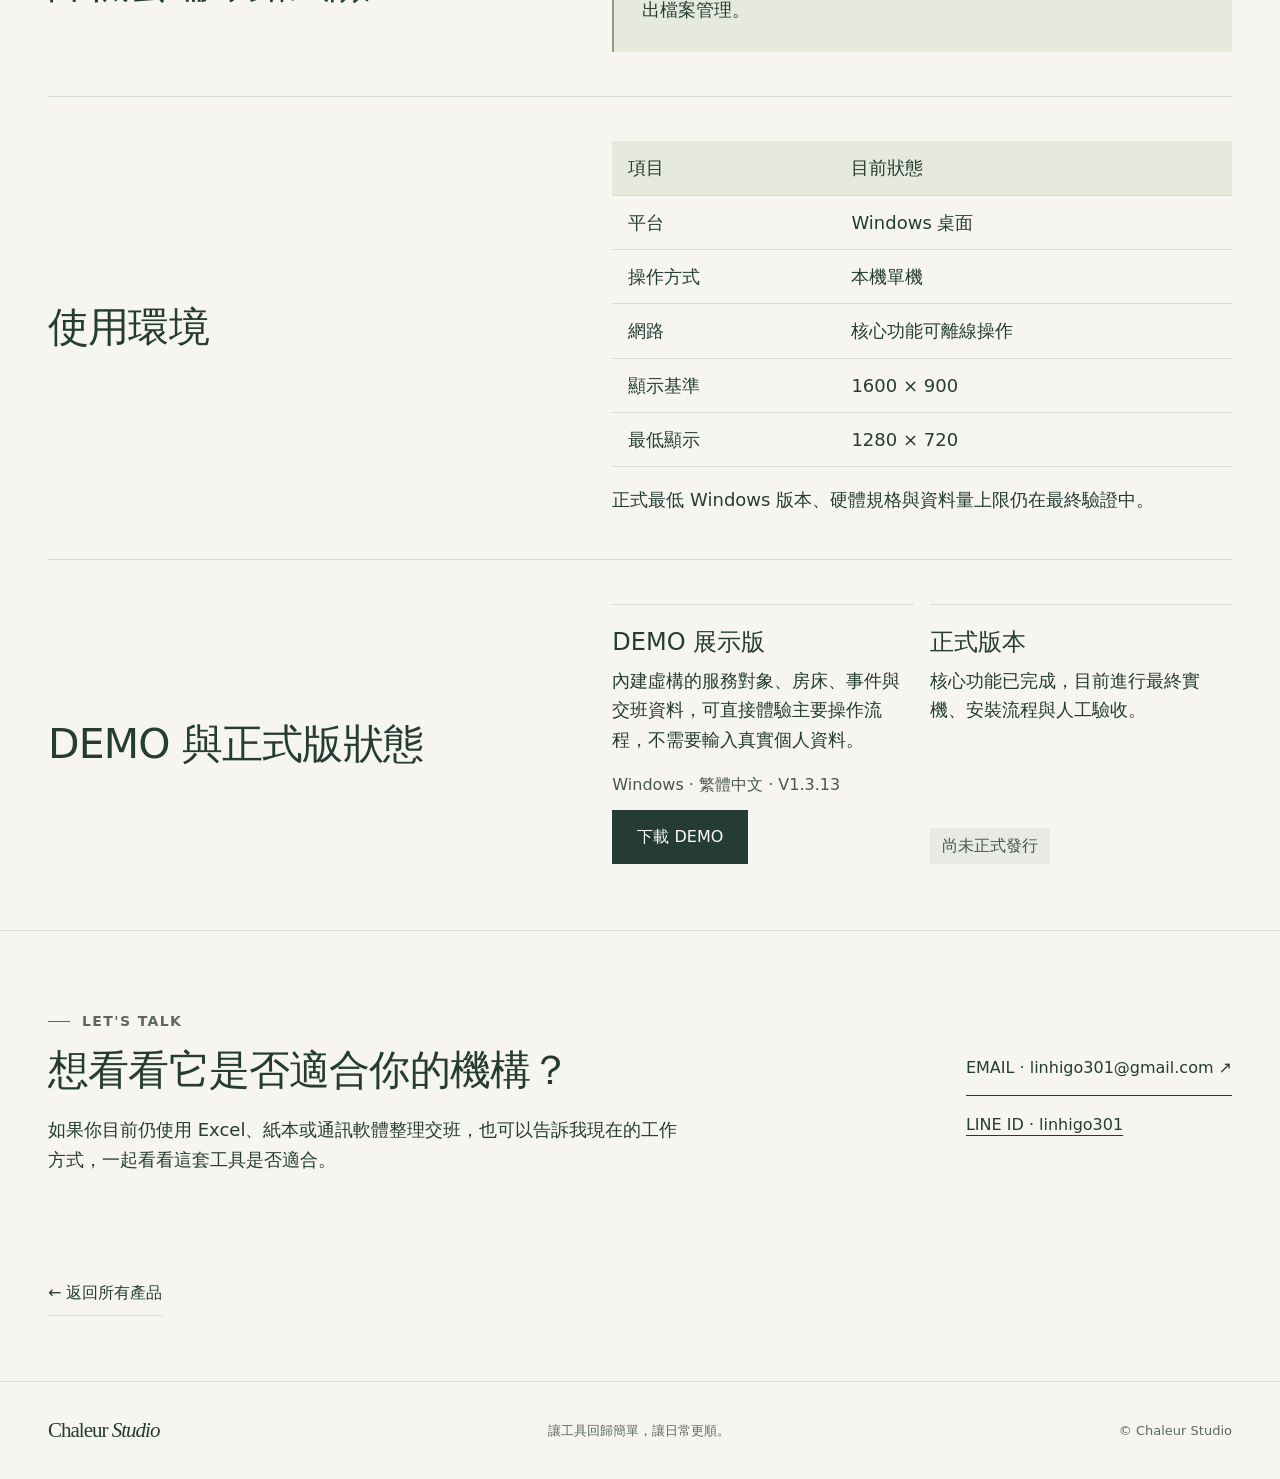
<file: products/handover-system/index.html>
<!DOCTYPE html>
<html lang="zh-TW">
<head>
<meta charset="UTF-8">
<meta name="viewport" content="width=device-width, initial-scale=1">
<meta name="description" content="為小型住宿型單位整理交班、服務對象事件與後續處理。Windows 桌面工具，資料本機保存、離線可用，提供繁體中文 DEMO 下載。">
<link rel="canonical" href="https://linhigo301.github.io/chaleur-studio-site/products/handover-system/">
<meta property="og:title" content="小型機構交班系統｜Chaleur Studio">
<meta property="og:description" content="為小型住宿型單位整理交班、服務對象事件與後續處理。Windows 桌面工具，資料本機保存、離線可用，提供繁體中文 DEMO 下載。">
<meta property="og:url" content="https://linhigo301.github.io/chaleur-studio-site/products/handover-system/">
<meta property="og:type" content="website">
<meta property="og:locale" content="zh_TW">
<meta property="og:image" content="https://linhigo301.github.io/chaleur-studio-site/docs/product-handoff/screenshots/resident-events.jpg">
<meta property="og:image:width" content="1920">
<meta property="og:image:height" content="1032">
<meta property="og:image:alt" content="小型機構交班系統服務對象事件查詢畫面，V1.3.13 ENGINEERING，使用虛構資料。">
<meta name="theme-color" content="#f7f5ef">
<title>小型機構交班系統｜Chaleur Studio</title>
<link rel="alternate" hreflang="zh-TW" href="../../products/handover-system/">
<link rel="alternate" hreflang="en-GB" href="../../en/products/handover-system/">
<link rel="alternate" hreflang="x-default" href="../../products/handover-system/">
<link rel="stylesheet" href="../../css/style.css?v=86a09af5bf22">
<script src="../../js/main.js" defer></script>
<script src="../../js/analytics.js?v=6da4c127ad1d" defer></script>
<script src="../../js/handover-scenarios.js?v=d9ba16749be6" defer></script>
<script src="../../js/handover.js?v=623ab0824590" defer></script>
</head>
<body>
<a class="skip" href="#main">跳至主要內容</a>
<header class="header"><div class="container header-inner"><a class="wordmark" href="../../" aria-label="Chaleur Studio 首頁">Chaleur <span>Studio</span></a><nav id="navigation" class="navigation" aria-label="主要導覽"><a href="../../#products">產品</a><a href="../../#approach">設計理念</a><a href="../../#contact">聯絡我們</a></nav><nav class="language" aria-label="語言"><a href="../../products/handover-system/" lang="zh-TW" hreflang="zh-TW" aria-current=page>繁中</a><span class="divider" aria-hidden="true">|</span><a href="../../en/products/handover-system/" lang="en-GB" hreflang="en-GB" >EN</a></nav><button class="menu-toggle" type="button" aria-controls="navigation" aria-expanded="false">選單</button></div></header>
<main id="main" class="handover-page">
<div class="container">
<div class="breadcrumb"><a href="../../">首頁</a> / <a href="../../#products">產品</a> / 交班系統</div>
<header class="product-hero">
<p class="eyebrow">Product 01 · Work / Organisation</p>
<div class="scenario-picker"><label for="scenario">使用情境</label><div class="scenario-select-wrap"><select id="scenario" name="scenario" aria-controls="main"><option value="rehab-home">康復之家</option></select></div></div>
<h1>小型機構交班系統</h1>
<p class="intro" data-scenario-copy="p-01">把交班、事件與後續處理，整理在同一個地方。</p>
<p data-scenario-copy="p-02">為有固定值班與交班需求的小型住宿型單位設計，在自己的 Windows 電腦上記錄、查詢與追蹤日常工作。</p>
<div class="chips"><span class="chip">Windows 桌面</span><span class="chip">資料本機保存</span><span class="chip">離線可用</span></div>
<div class="actions"><a class="button" href="#screenshots" data-scenario-copy="a-03">看看實際操作 <span aria-hidden="true">↓</span></a><a class="text-link" href="#downloads" data-scenario-copy="a-04">了解 DEMO 狀態</a></div>
</header>
<aside class="preview-notice"><p data-scenario-copy="p-05">以下畫面皆使用虛構資料，展示內容來自 ENGINEERING／DEMO 版本；實際可用功能依版本與權限而異。</p></aside>
<section class="workflow-feature" id="screenshots" aria-labelledby="screenshots-title">
<div class="detail-grid feature-heading-grid"><p class="eyebrow">01 / Start the shift</p><h2 id="screenshots-title" data-scenario-copy="screenshots-title">接班開始<br>接續每件日常</h2><div><p data-scenario-copy="p-07">接班時先掌握待追蹤事項；工作中記錄新事件、追加後續處理；需要回看時，再依日期、狀態或關鍵字找回紀錄。</p><p data-scenario-copy="p-08">值班概要可複製到剪貼簿，方便貼至 LINE 或工作群組，並同時儲存為 Excel 檔案留存。</p></div></div>
<figure class="product-screen">
<a class="product-screen-frame" href="../../docs/product-handoff/screenshots/%E8%9E%A2%E5%B9%95%E6%93%B7%E5%8F%96%E7%95%AB%E9%9D%A2%202026-09-14%20010721.png" aria-label="查看原尺寸圖片 — 從本班概況查看待處理事件與需追蹤事項。"><img src="../../docs/product-handoff/screenshots/%E8%9E%A2%E5%B9%95%E6%93%B7%E5%8F%96%E7%95%AB%E9%9D%A2%202026-09-14%20010721.png" alt="從本班概況查看待處理事件與需追蹤事項。" width="1583" height="916" fetchpriority="high"></a>
<figcaption><span class="screen-caption">從本班概況查看待處理事件與需追蹤事項。</span><span class="screen-badge">DEMO</span><a href="../../docs/product-handoff/screenshots/%E8%9E%A2%E5%B9%95%E6%93%B7%E5%8F%96%E7%95%AB%E9%9D%A2%202026-09-14%20010721.png">查看原尺寸圖片 ↗</a></figcaption>
</figure></section>
<section class="workflow-feature" id="feature-2" aria-labelledby="feature-2-title">
<div class="detail-grid feature-heading-grid"><p class="eyebrow">02 / Build the timeline</p><h2 id="feature-2-title" data-scenario-copy="feature-2-title">從事件發生，<br>接續每一步處理</h2><div><p data-scenario-copy="p-12">透過交班週曆建立服務對象的日常事件，選取事件即可回看觀察、處理方式與新增後續進度，逐步建立接續處理的時間脈絡。</p></div></div>
<figure class="product-screen">
<a class="product-screen-frame" href="../../docs/product-handoff/screenshots/resident-handover-week.jpg" aria-label="查看原尺寸圖片 — 從交班週曆查看服務對象事件與後續處理內容。"><img src="../../docs/product-handoff/screenshots/resident-handover-week.jpg" alt="從交班週曆查看服務對象事件與後續處理內容。" width="1920" height="1032" loading="lazy"></a>
<figcaption><span class="screen-caption">從交班週曆查看服務對象事件與後續處理內容。</span><span class="screen-badge">V1.3.13 · ENGINEERING</span><a href="../../docs/product-handoff/screenshots/resident-handover-week.jpg">查看原尺寸圖片 ↗</a></figcaption>
</figure></section>
<section class="workflow-feature" id="feature-3" aria-labelledby="feature-3-title">
<div class="detail-grid feature-heading-grid"><p class="eyebrow">03 / Find the context</p><h2 id="feature-3-title" data-scenario-copy="feature-3-title">找到事件，<br>也看得見後續</h2><div><p data-scenario-copy="p-16">依日期、處理狀態、追蹤狀態、優先級或關鍵字查找服務對象事件。</p><p data-scenario-copy="p-17">選取事件後，可直接回看原始內容、觀察、處理方式與後續追加的進度，不必重新翻找不同班次的紀錄。</p></div></div>
<figure class="product-screen">
<a class="product-screen-frame" href="../../docs/product-handoff/screenshots/resident-events.jpg" aria-label="查看原尺寸圖片 — 查找服務對象事件，同時回看原始內容與後續進度。"><img src="../../docs/product-handoff/screenshots/resident-events.jpg" alt="查找服務對象事件，同時回看原始內容與後續進度。" width="1920" height="1032" loading="lazy"></a>
<figcaption><span class="screen-caption">查找服務對象事件，同時回看原始內容與後續進度。</span><span class="screen-badge">V1.3.13 · ENGINEERING</span><a href="../../docs/product-handoff/screenshots/resident-events.jpg">查看原尺寸圖片 ↗</a></figcaption>
</figure></section>
<section class="workflow-feature" id="feature-4" aria-labelledby="feature-4-title">
<div class="detail-grid feature-heading-grid"><p class="eyebrow">04 / Keep work connected</p><h2 id="feature-4-title" data-scenario-copy="feature-4-title">換了班，<br>處理脈絡仍在</h2><div><p data-scenario-copy="p-21">設備、環境與其他一般事項也能持續追加處理進度。每一次後續處理都附加在原事件中，方便不同班次了解事情目前進行到哪裡。</p></div></div>
<figure class="product-screen">
<a class="product-screen-frame" href="../../docs/product-handoff/screenshots/event-timeline.jpg" aria-label="查看原尺寸圖片 — 透過時間軸了解不同班次的處理進展。"><img src="../../docs/product-handoff/screenshots/event-timeline.jpg" alt="透過時間軸了解不同班次的處理進展。" width="1920" height="1032" loading="lazy"></a>
<figcaption><span class="screen-caption">透過時間軸了解不同班次的處理進展。</span><span class="screen-badge">V1.3.13 · ENGINEERING</span><a href="../../docs/product-handoff/screenshots/event-timeline.jpg">查看原尺寸圖片 ↗</a></figcaption>
</figure></section>
<section class="workflow-feature" id="feature-5" aria-labelledby="feature-5-title">
<div class="detail-grid feature-heading-grid"><p class="eyebrow">05 / See the month</p><h2 id="feature-5-title" data-scenario-copy="feature-5-title">從一位服務對象出發，<br>回看整個月</h2><div><p data-scenario-copy="p-25">服務對象月曆將事件放回日期中，搭配月份總件數與事件分類，方便查看一段時間內發生過哪些事情，也能切換月份回看歷史。</p></div></div>
<figure class="product-screen calendar-screen">
<a class="product-screen-frame" href="../../docs/product-handoff/screenshots/%E8%9E%A2%E5%B9%95%E6%93%B7%E5%8F%96%E7%95%AB%E9%9D%A2%202026-09-11%20014243.png" aria-label="查看原尺寸圖片 — 回看服務對象每月事件分布、總件數與分類。"><img src="../../docs/product-handoff/screenshots/%E8%9E%A2%E5%B9%95%E6%93%B7%E5%8F%96%E7%95%AB%E9%9D%A2%202026-09-11%20014243.png" alt="回看服務對象每月事件分布、總件數與分類。" width="956" height="714" loading="lazy"></a>
<figcaption><span class="screen-caption">回看服務對象每月事件分布、總件數與分類。</span><span class="screen-badge">V1.3.13 · ENGINEERING</span><a href="../../docs/product-handoff/screenshots/%E8%9E%A2%E5%B9%95%E6%93%B7%E5%8F%96%E7%95%AB%E9%9D%A2%202026-09-11%20014243.png">查看原尺寸圖片 ↗</a></figcaption>
</figure></section>
<section class="detail-grid product-summary-grid" id="capabilities" aria-labelledby="capabilities-title">
<h2 id="capabilities-title" data-scenario-copy="capabilities-title">日常工作所需</h2>
<div><div class="capability-grid"><div class="capability-group"><h3 data-scenario-copy="h3-29">交班</h3><ul><li data-scenario-copy="li-30">交班週曆與月曆</li><li data-scenario-copy="li-31">待追蹤事項</li></ul></div><div class="capability-group"><h3 data-scenario-copy="h3-32">事件</h3><ul><li data-scenario-copy="li-33">服務對象事件</li><li data-scenario-copy="li-34">設備／環境等一般事項</li><li data-scenario-copy="li-35">跨班進度與狀態追蹤</li></ul></div><div class="capability-group"><h3 data-scenario-copy="h3-36">查詢與留存</h3><ul><li data-scenario-copy="li-37">條件查詢與歷史回看</li><li data-scenario-copy="li-38">查詢結果／單一事件 Excel 匯出</li></ul></div><div class="capability-group"><h3 data-scenario-copy="h3-39">基礎管理</h3><ul><li data-scenario-copy="li-40">服務對象與房床管理</li><li data-scenario-copy="li-41">工作人員與角色權限</li><li data-scenario-copy="li-42">版本允許的備份與還原</li></ul></div></div></div>
</section><section class="detail-grid product-summary-grid" id="local-first" aria-labelledby="local-first-title">
<h2 id="local-first-title" data-scenario-copy="local-first-title">資料留在本機，<br>降低雲端曝露風險</h2>
<div><div class="callout"><p data-scenario-copy="p-44">核心資料以本機保存，日常記錄、查詢與交班不需要持續將工作資料傳送至雲端。減少不必要的外部資料傳輸，同時保留離線工作的能力。</p><p class="product-note" data-scenario-copy="p-45">實際資料安全仍取決於使用電腦的帳號權限、裝置存取、備份方式及匯出檔案管理。</p></div></div>
</section><section class="detail-grid product-summary-grid" id="environment" aria-labelledby="environment-title">
<h2 id="environment-title" data-scenario-copy="environment-title">使用環境</h2>
<div><table class="product-specs"><thead><tr><th scope="col">項目</th><th scope="col">目前狀態</th></tr></thead><tbody><tr><th scope="row">平台</th><td>Windows 桌面</td></tr><tr><th scope="row">操作方式</th><td>本機單機</td></tr><tr><th scope="row">網路</th><td>核心功能可離線操作</td></tr><tr><th scope="row">顯示基準</th><td>1600 × 900</td></tr><tr><th scope="row">最低顯示</th><td>1280 × 720</td></tr></tbody></table><p class="product-note" data-scenario-copy="p-47">正式最低 Windows 版本、硬體規格與資料量上限仍在最終驗證中。</p></div>
</section><section class="detail-grid product-summary-grid" id="downloads" aria-labelledby="downloads-title">
<h2 id="downloads-title" data-scenario-copy="downloads-title">DEMO 與正式版狀態</h2>
<div><div class="download-grid"><div class="download-item"><h3 data-scenario-copy="h3-49">DEMO 展示版</h3><p data-scenario-copy="p-50">內建虛構的服務對象、房床、事件與交班資料，可直接體驗主要操作流程，不需要輸入真實個人資料。</p><p class="download-meta" data-scenario-copy="p-51">Windows · 繁體中文 · V1.3.13</p><a class="button" href="https://github.com/linhigo301/chaleur-studio-site/releases/download/handover-demo-v1.3.13/handover-demo-v1.3.13-windows.zip" data-scenario-copy="a-52">下載 DEMO</a></div><div class="download-item"><h3 data-scenario-copy="h3-53">正式版本</h3><p data-scenario-copy="p-54">核心功能已完成，目前進行最終實機、安裝流程與人工驗收。</p><span class="unavailable">尚未正式發行</span></div></div></div>
</section></div>
<section class="contact" id="contact" aria-labelledby="contact-title"><div class="container contact-inner"><div><p class="eyebrow">Let's talk</p><h2 id="contact-title" data-scenario-copy="contact-title">想看看它是否適合你的機構？</h2><p data-scenario-copy="p-56">如果你目前仍使用 Excel、紙本或通訊軟體整理交班，也可以告訴我現在的工作方式，一起看看這套工具是否適合。</p></div><div class="contact-details"><a class="contact-email" href="mailto:linhigo301@gmail.com">EMAIL · linhigo301@gmail.com ↗</a><p data-scenario-copy="p-57"><a href="https://line.me/ti/p/~linhigo301">LINE ID · linhigo301</a></p></div></div></section>
<div class="container"><div class="product-bottom"><a class="text-link" href="../../#products">← 返回所有產品</a></div></div>
</main>
<footer class="footer"><div class="container footer-inner"><a class="wordmark" href="../../">Chaleur <span>Studio</span></a><p>讓工具回歸簡單，讓日常更順。</p><p>© Chaleur Studio</p></div></footer>
</body>
</html>
</file>
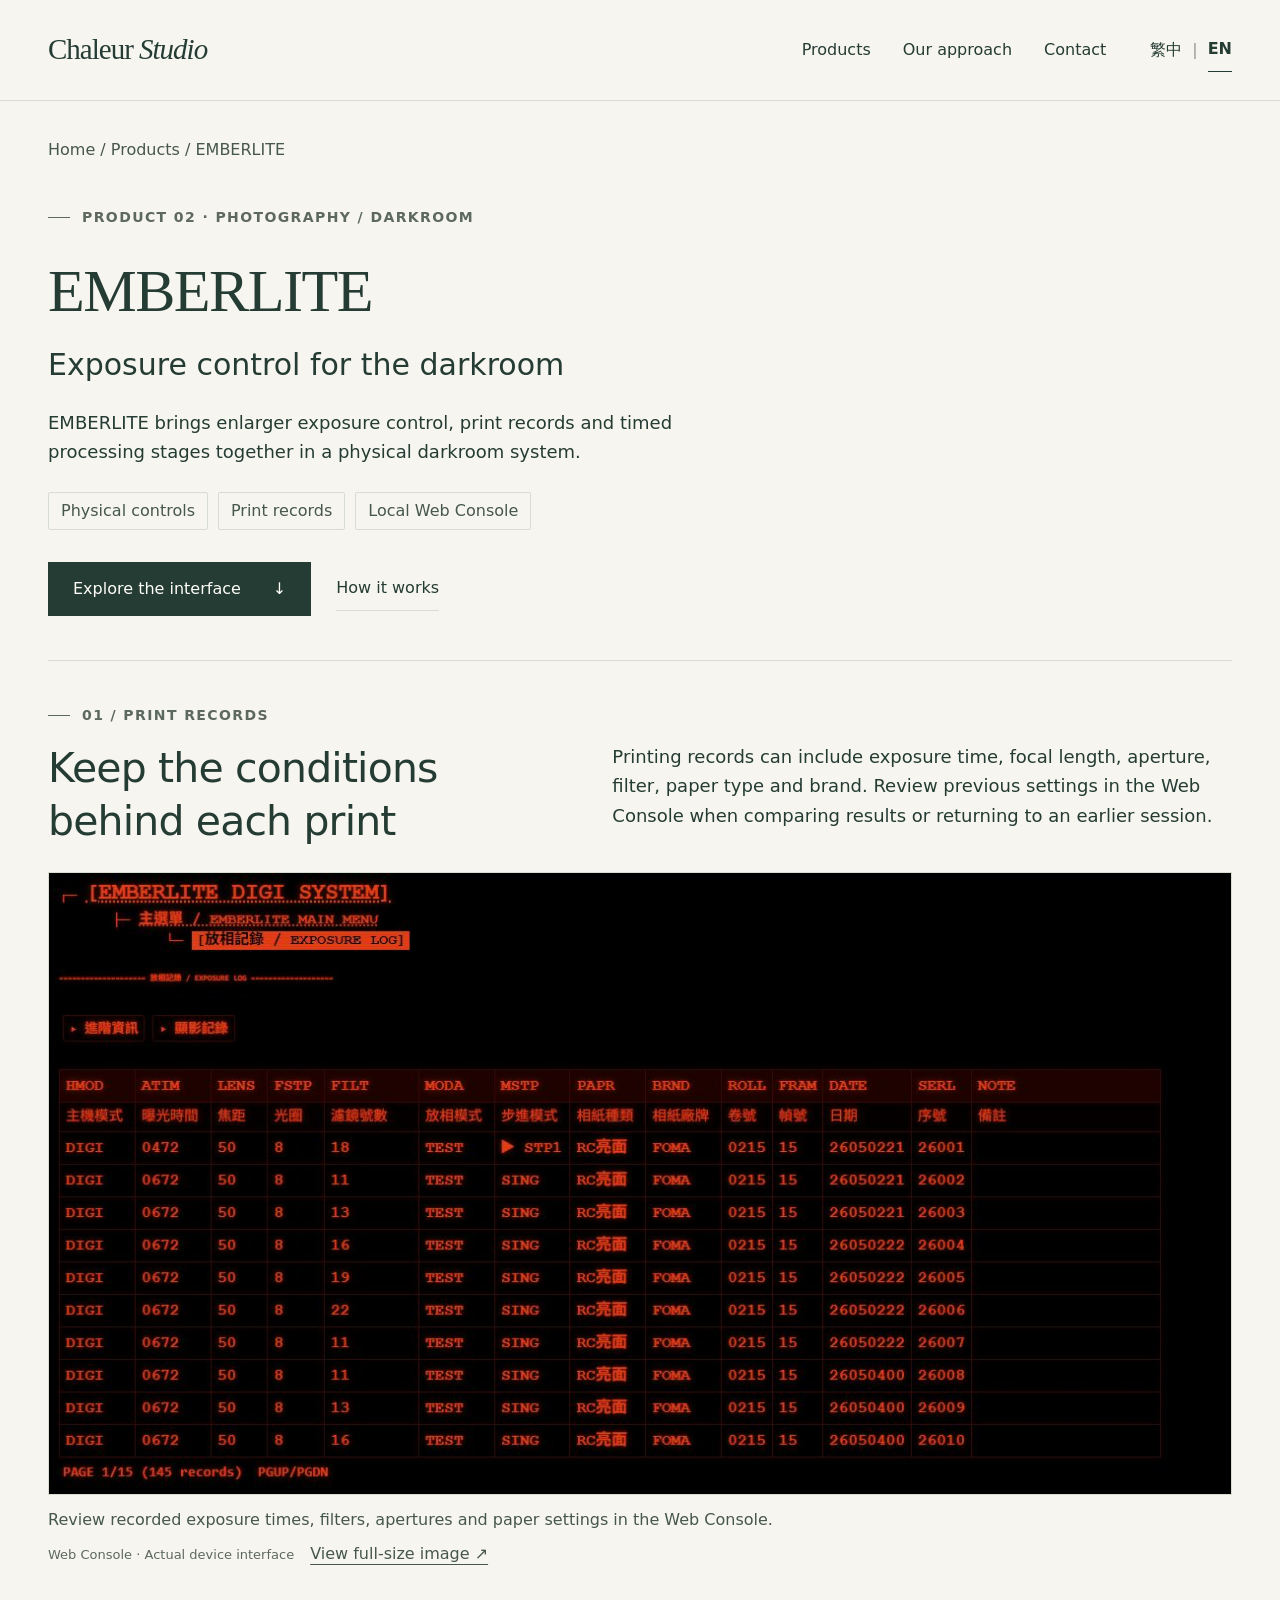
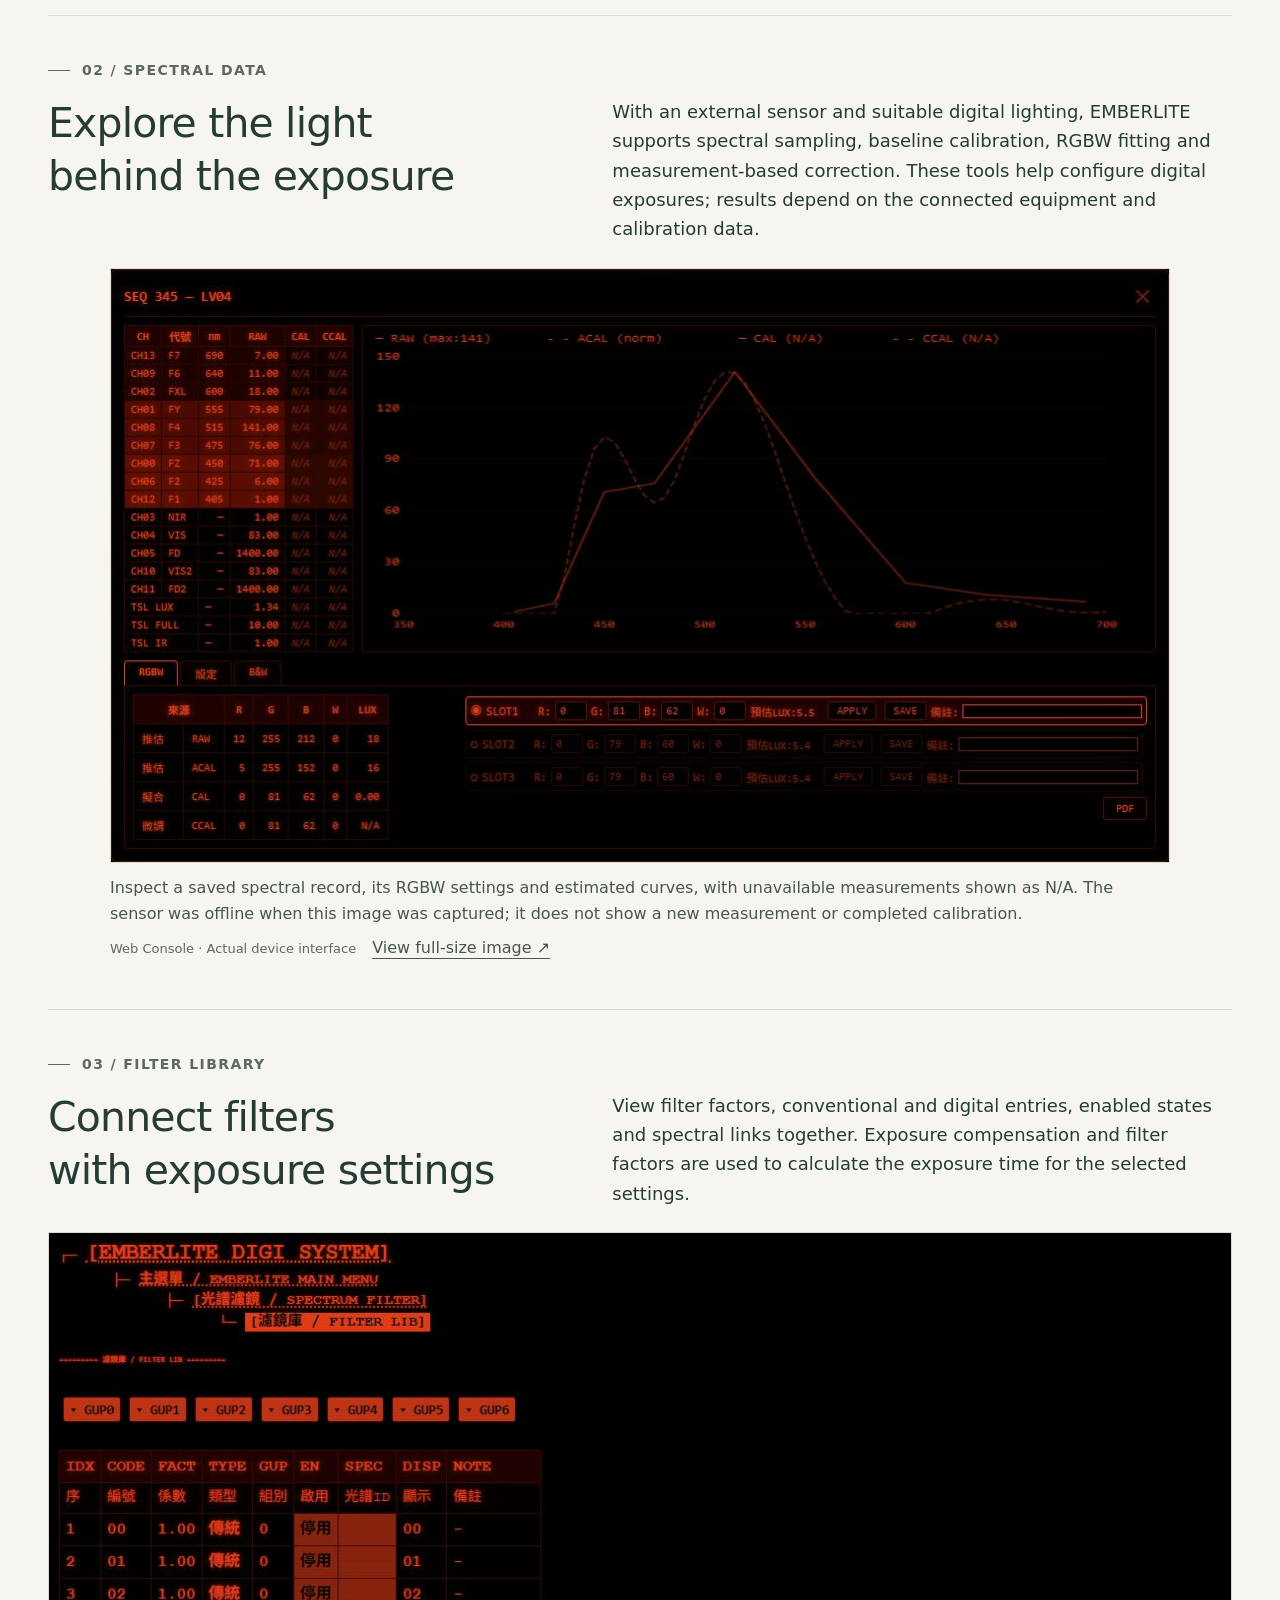
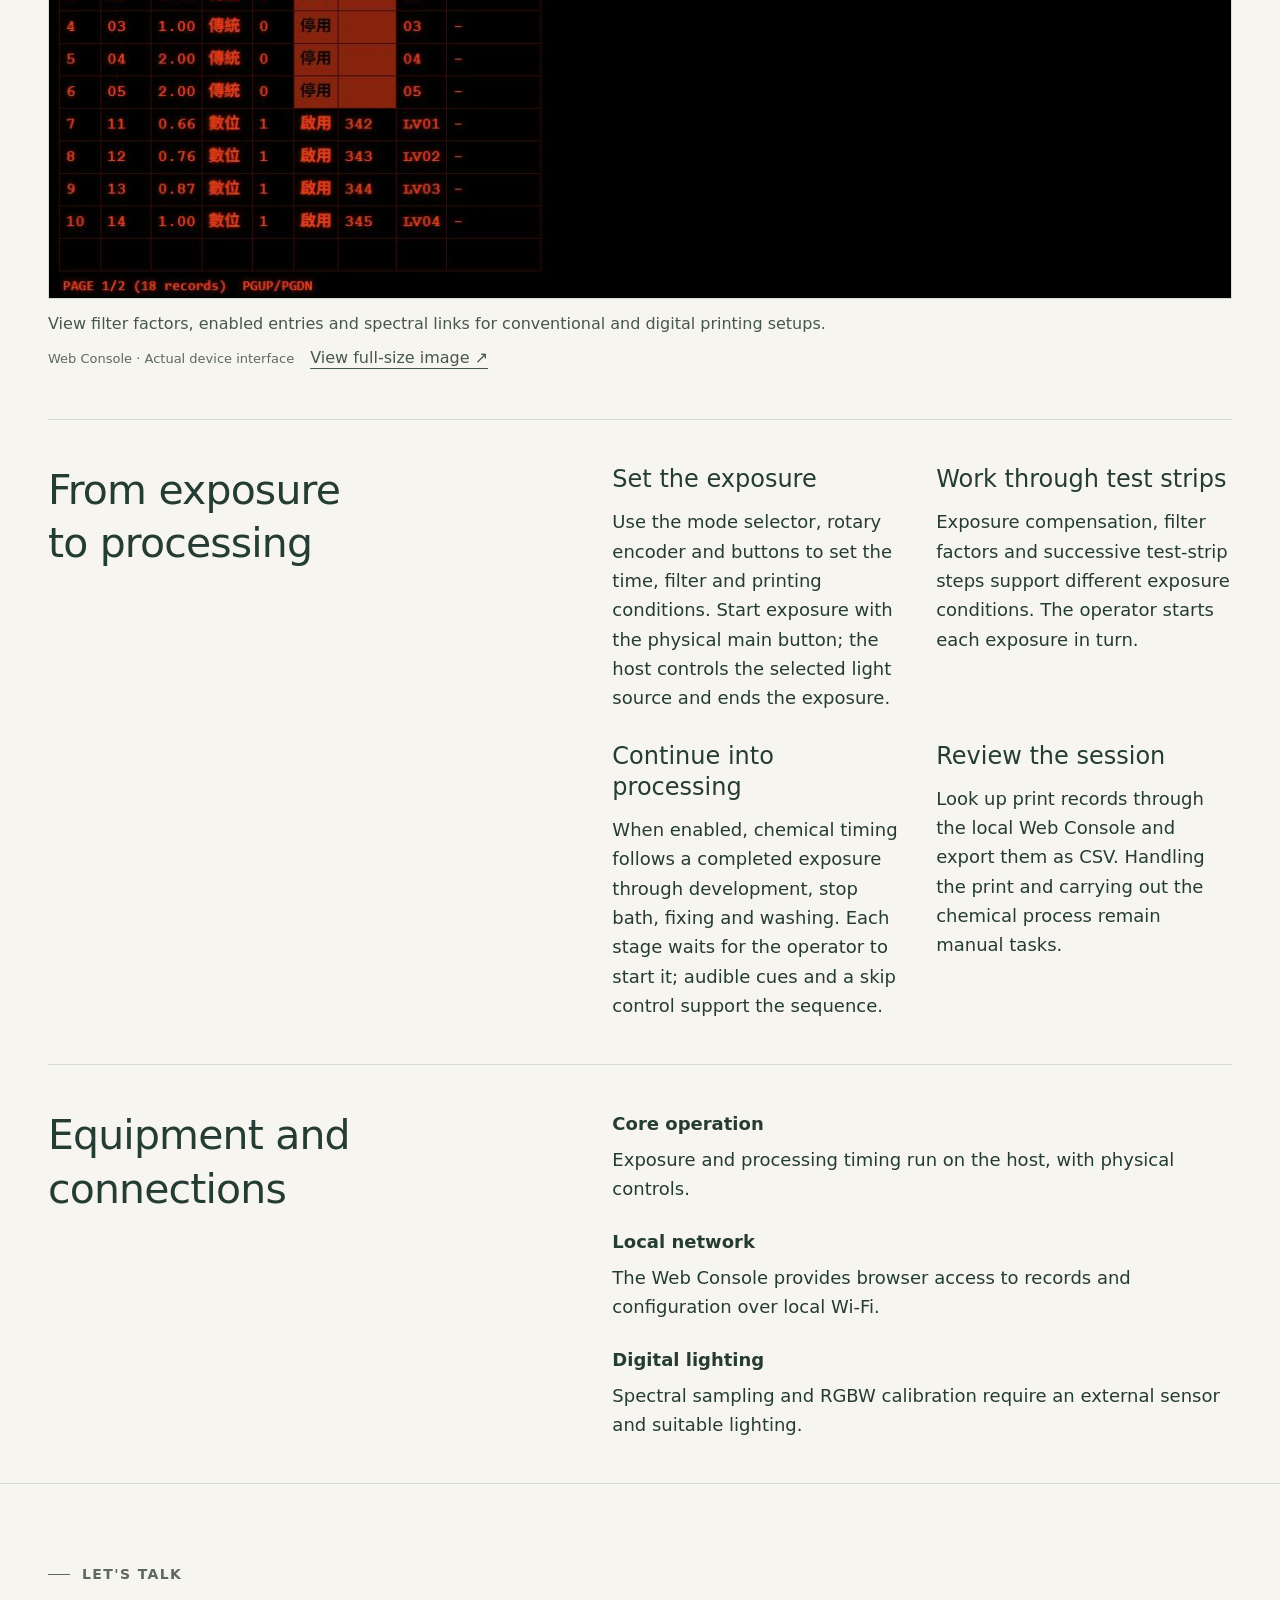
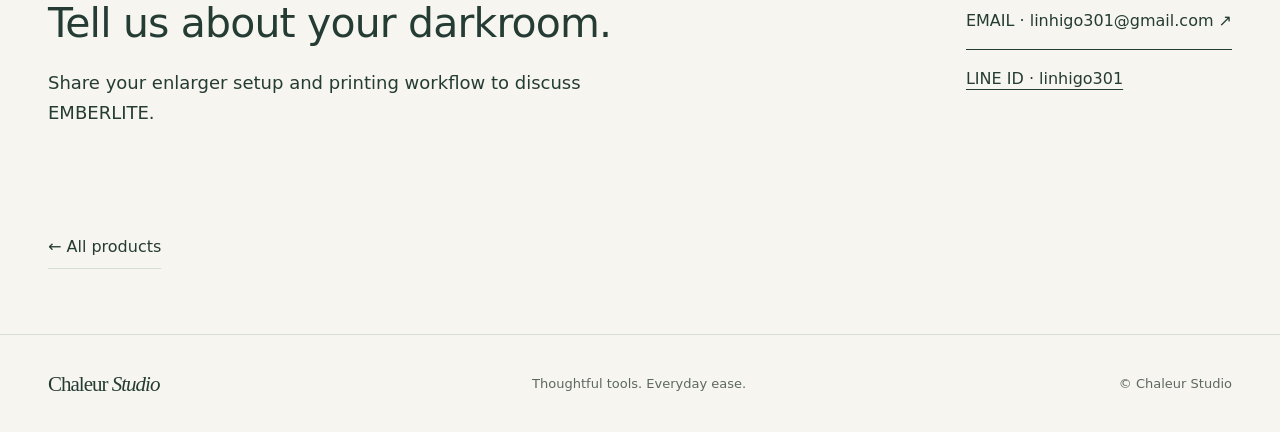
<file: en/products/emberlite/index.html>
<!DOCTYPE html>
<html lang="en-GB">
<head>
<meta charset="UTF-8">
<meta name="viewport" content="width=device-width, initial-scale=1">
<meta name="description" content="Physical enlarger exposure control, test-strip steps, print records and four timed processing stages. Explore the EMBERLITE Web Console.">
<link rel="canonical" href="https://linhigo301.github.io/chaleur-studio-site/en/products/emberlite/">
<meta property="og:title" content="EMBERLITE | Exposure control for the darkroom | Chaleur Studio">
<meta property="og:description" content="Physical enlarger exposure control, test-strip steps, print records and four timed processing stages. Explore the EMBERLITE Web Console.">
<meta property="og:url" content="https://linhigo301.github.io/chaleur-studio-site/en/products/emberlite/">
<meta property="og:type" content="website">
<meta property="og:locale" content="en_GB">
<meta property="og:image" content="https://linhigo301.github.io/chaleur-studio-site/images/emberlite/emberlite-exposure-log.png">
<meta property="og:image:width" content="1200">
<meta property="og:image:height" content="630">
<meta property="og:image:alt" content="EMBERLITE Web Console — Exposure Log">
<meta name="theme-color" content="#f7f5ef">
<title>EMBERLITE | Exposure control for the darkroom | Chaleur Studio</title>
<link rel="alternate" hreflang="zh-TW" href="../../../products/emberlite/">
<link rel="alternate" hreflang="en-GB" href="../../../en/products/emberlite/">
<link rel="alternate" hreflang="x-default" href="../../../products/emberlite/">
<link rel="stylesheet" href="../../../css/style.css?v=86a09af5bf22">
<script src="../../../js/main.js" defer></script>
<script src="../../../js/analytics.js?v=6da4c127ad1d" defer></script>
</head>
<body>
<a class="skip" href="#main">Skip to content</a>
<header class="header"><div class="container header-inner"><a class="wordmark" href="../../../en/" aria-label="Chaleur Studio home">Chaleur <span>Studio</span></a><nav id="navigation" class="navigation" aria-label="Main navigation"><a href="../../../en/#products">Products</a><a href="../../../en/#approach">Our approach</a><a href="../../../en/#contact">Contact</a></nav><nav class="language" aria-label="Language"><a href="../../../products/emberlite/" lang="zh-TW" hreflang="zh-TW" >繁中</a><span class="divider" aria-hidden="true">|</span><a href="../../../en/products/emberlite/" lang="en-GB" hreflang="en-GB" aria-current=page>EN</a></nav><button class="menu-toggle" type="button" aria-controls="navigation" aria-expanded="false">Menu</button></div></header>
<main id="main" class="emberlite-page">
<div class="container">
<div class="breadcrumb"><a href="../../">Home</a> / <a href="../../#products">Products</a> / EMBERLITE</div>
<header class="product-hero">
<p class="eyebrow">Product 02 · Photography / Darkroom</p>
<h1>EMBERLITE</h1><p class="product-subtitle">Exposure control for the darkroom</p>
<p class="intro">EMBERLITE brings enlarger exposure control, print records and timed processing stages together in a physical darkroom system.</p>
<div class="chips"><span class="chip">Physical controls</span><span class="chip">Print records</span><span class="chip">Local Web Console</span></div>
<div class="actions"><a class="button" href="#screenshots">Explore the interface <span aria-hidden="true">↓</span></a><a class="text-link" href="#workflow">How it works</a></div>
</header>
<section class="workflow-feature" id="screenshots" aria-labelledby="screenshots-title">
<div class="detail-grid feature-heading-grid"><p class="eyebrow">01 / Print records</p><h2 id="screenshots-title">Keep the conditions<br>behind each print</h2><div><p>Printing records can include exposure time, focal length, aperture, filter, paper type and brand. Review previous settings in the Web Console when comparing results or returning to an earlier session.</p></div></div>
<figure class="product-screen"><a class="product-screen-frame" href="../../../images/emberlite/emberlite-exposure-log.png" aria-label="View full-size image — EMBERLITE exposure-log"><img src="../../../images/emberlite/emberlite-exposure-log.png" alt="EMBERLITE Web Console — exposure log" width="1200" height="630" fetchpriority="high"></a>
<figcaption><span class="screen-caption">Review recorded exposure times, filters, apertures and paper settings in the Web Console.</span><span class="screen-badge">Web Console · Actual device interface</span><a href="../../../images/emberlite/emberlite-exposure-log.png">View full-size image ↗</a></figcaption></figure>
</section>
<section class="workflow-feature" id="spectrum" aria-labelledby="spectrum-title">
<div class="detail-grid feature-heading-grid"><p class="eyebrow">02 / Spectral data</p><h2 id="spectrum-title">Explore the light<br>behind the exposure</h2><div><p>With an external sensor and suitable digital lighting, EMBERLITE supports spectral sampling, baseline calibration, RGBW fitting and measurement-based correction. These tools help configure digital exposures; results depend on the connected equipment and calibration data.</p></div></div>
<figure class="product-screen"><a class="product-screen-frame" href="../../../images/emberlite/emberlite-spectrum-detail.png" aria-label="View full-size image — EMBERLITE spectrum-detail"><img src="../../../images/emberlite/emberlite-spectrum-detail.png" alt="EMBERLITE Web Console — spectrum detail" width="1060" height="594" loading="lazy"></a>
<figcaption><span class="screen-caption">Inspect a saved spectral record, its RGBW settings and estimated curves, with unavailable measurements shown as N/A. The sensor was offline when this image was captured; it does not show a new measurement or completed calibration.</span><span class="screen-badge">Web Console · Actual device interface</span><a href="../../../images/emberlite/emberlite-spectrum-detail.png">View full-size image ↗</a></figcaption></figure>
</section>
<section class="workflow-feature" id="filters" aria-labelledby="filters-title">
<div class="detail-grid feature-heading-grid"><p class="eyebrow">03 / Filter library</p><h2 id="filters-title">Connect filters<br>with exposure settings</h2><div><p>View filter factors, conventional and digital entries, enabled states and spectral links together. Exposure compensation and filter factors are used to calculate the exposure time for the selected settings.</p></div></div>
<figure class="product-screen"><a class="product-screen-frame" href="../../../images/emberlite/emberlite-filter-library.png" aria-label="View full-size image — EMBERLITE filter-library"><img src="../../../images/emberlite/emberlite-filter-library.png" alt="EMBERLITE Web Console — filter library" width="1200" height="675" loading="lazy"></a>
<figcaption><span class="screen-caption">View filter factors, enabled entries and spectral links for conventional and digital printing setups.</span><span class="screen-badge">Web Console · Actual device interface</span><a href="../../../images/emberlite/emberlite-filter-library.png">View full-size image ↗</a></figcaption></figure>
</section>
<section class="detail-grid" id="workflow" aria-labelledby="workflow-title"><h2 id="workflow-title">From exposure<br>to processing</h2><div class="capability-grid"><div class="capability-group"><h3>Set the exposure</h3><p>Use the mode selector, rotary encoder and buttons to set the time, filter and printing conditions. Start exposure with the physical main button; the host controls the selected light source and ends the exposure.</p></div><div class="capability-group"><h3>Work through test strips</h3><p>Exposure compensation, filter factors and successive test-strip steps support different exposure conditions. The operator starts each exposure in turn.</p></div><div class="capability-group"><h3>Continue into processing</h3><p>When enabled, chemical timing follows a completed exposure through development, stop bath, fixing and washing. Each stage waits for the operator to start it; audible cues and a skip control support the sequence.</p></div><div class="capability-group"><h3>Review the session</h3><p>Look up print records through the local Web Console and export them as CSV. Handling the print and carrying out the chemical process remain manual tasks.</p></div></div></section><section class="detail-grid" id="setup" aria-labelledby="setup-title"><h2 id="setup-title">Equipment and connections</h2><div><dl class="emberlite-setup"><div><dt>Core operation</dt><dd>Exposure and processing timing run on the host, with physical controls.</dd></div><div><dt>Local network</dt><dd>The Web Console provides browser access to records and configuration over local Wi-Fi.</dd></div><div><dt>Digital lighting</dt><dd>Spectral sampling and RGBW calibration require an external sensor and suitable lighting.</dd></div></dl></div></section></div><section class="contact" id="contact" aria-labelledby="contact-title"><div class="container contact-inner"><div><p class="eyebrow">Let's talk</p><h2 id="contact-title">Tell us about your darkroom.</h2><p>Share your enlarger setup and printing workflow to discuss EMBERLITE.</p></div><div class="contact-details"><a class="contact-email" href="mailto:linhigo301@gmail.com">EMAIL · linhigo301@gmail.com ↗</a><p><a href="https://line.me/ti/p/~linhigo301">LINE ID · linhigo301</a></p></div></div></section>
<div class="container"><div class="product-bottom"><a class="text-link" href="../../#products">← All products</a></div></div>
</main>
<footer class="footer"><div class="container footer-inner"><a class="wordmark" href="../../../en/">Chaleur <span>Studio</span></a><p>Thoughtful tools. Everyday ease.</p><p>© Chaleur Studio</p></div></footer>
</body>
</html>
</file>
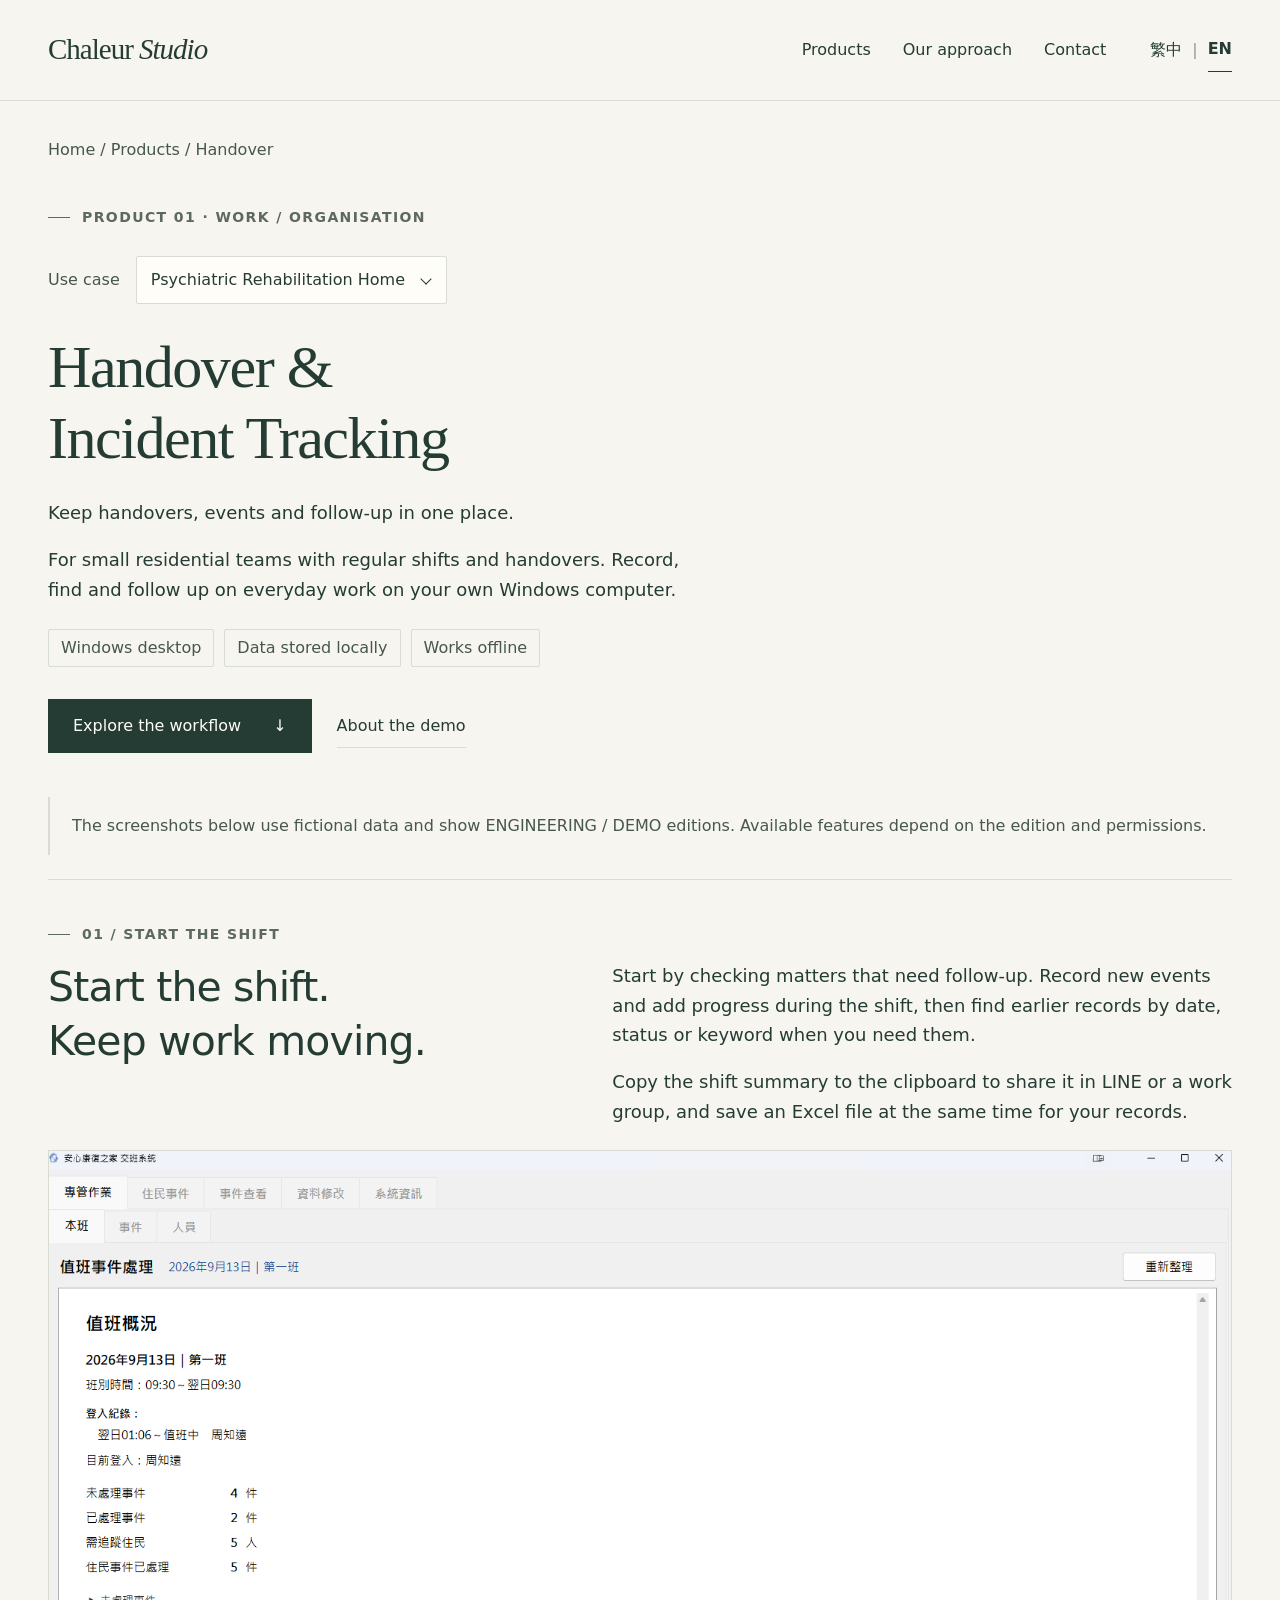
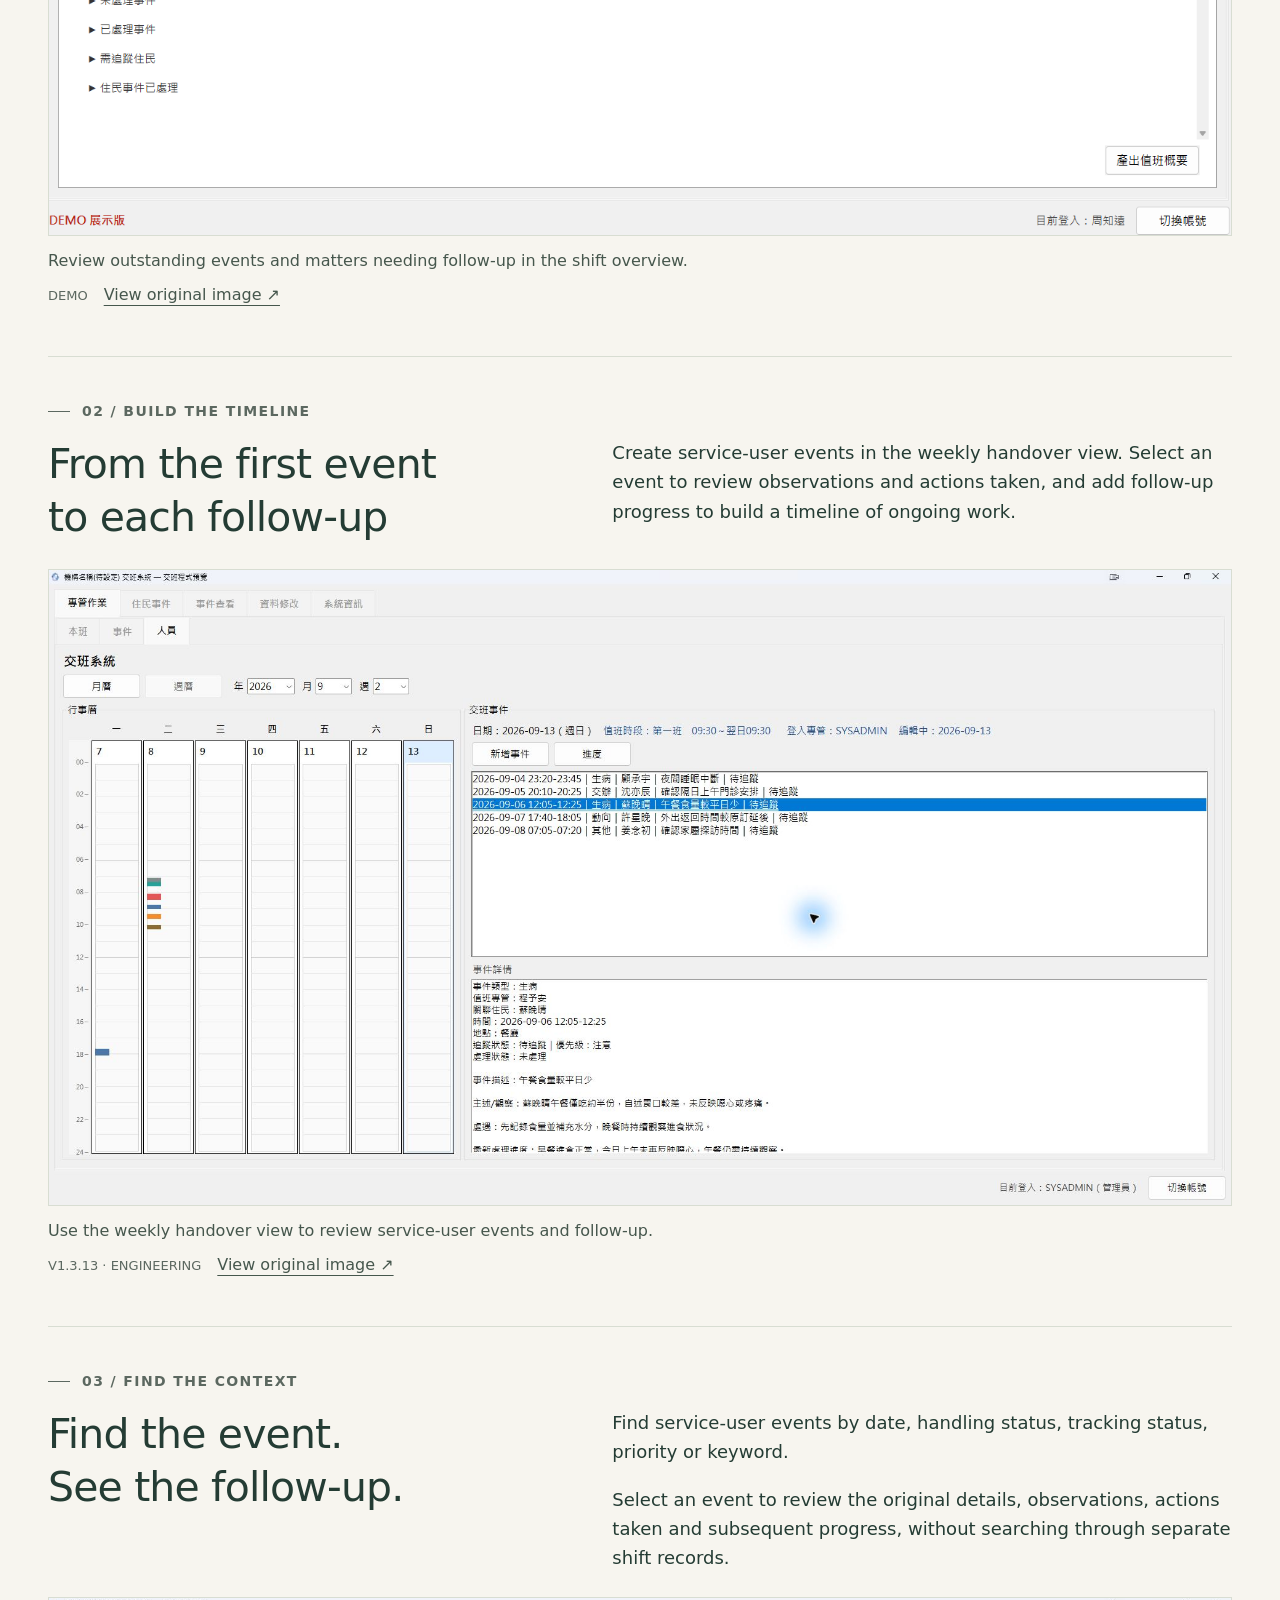
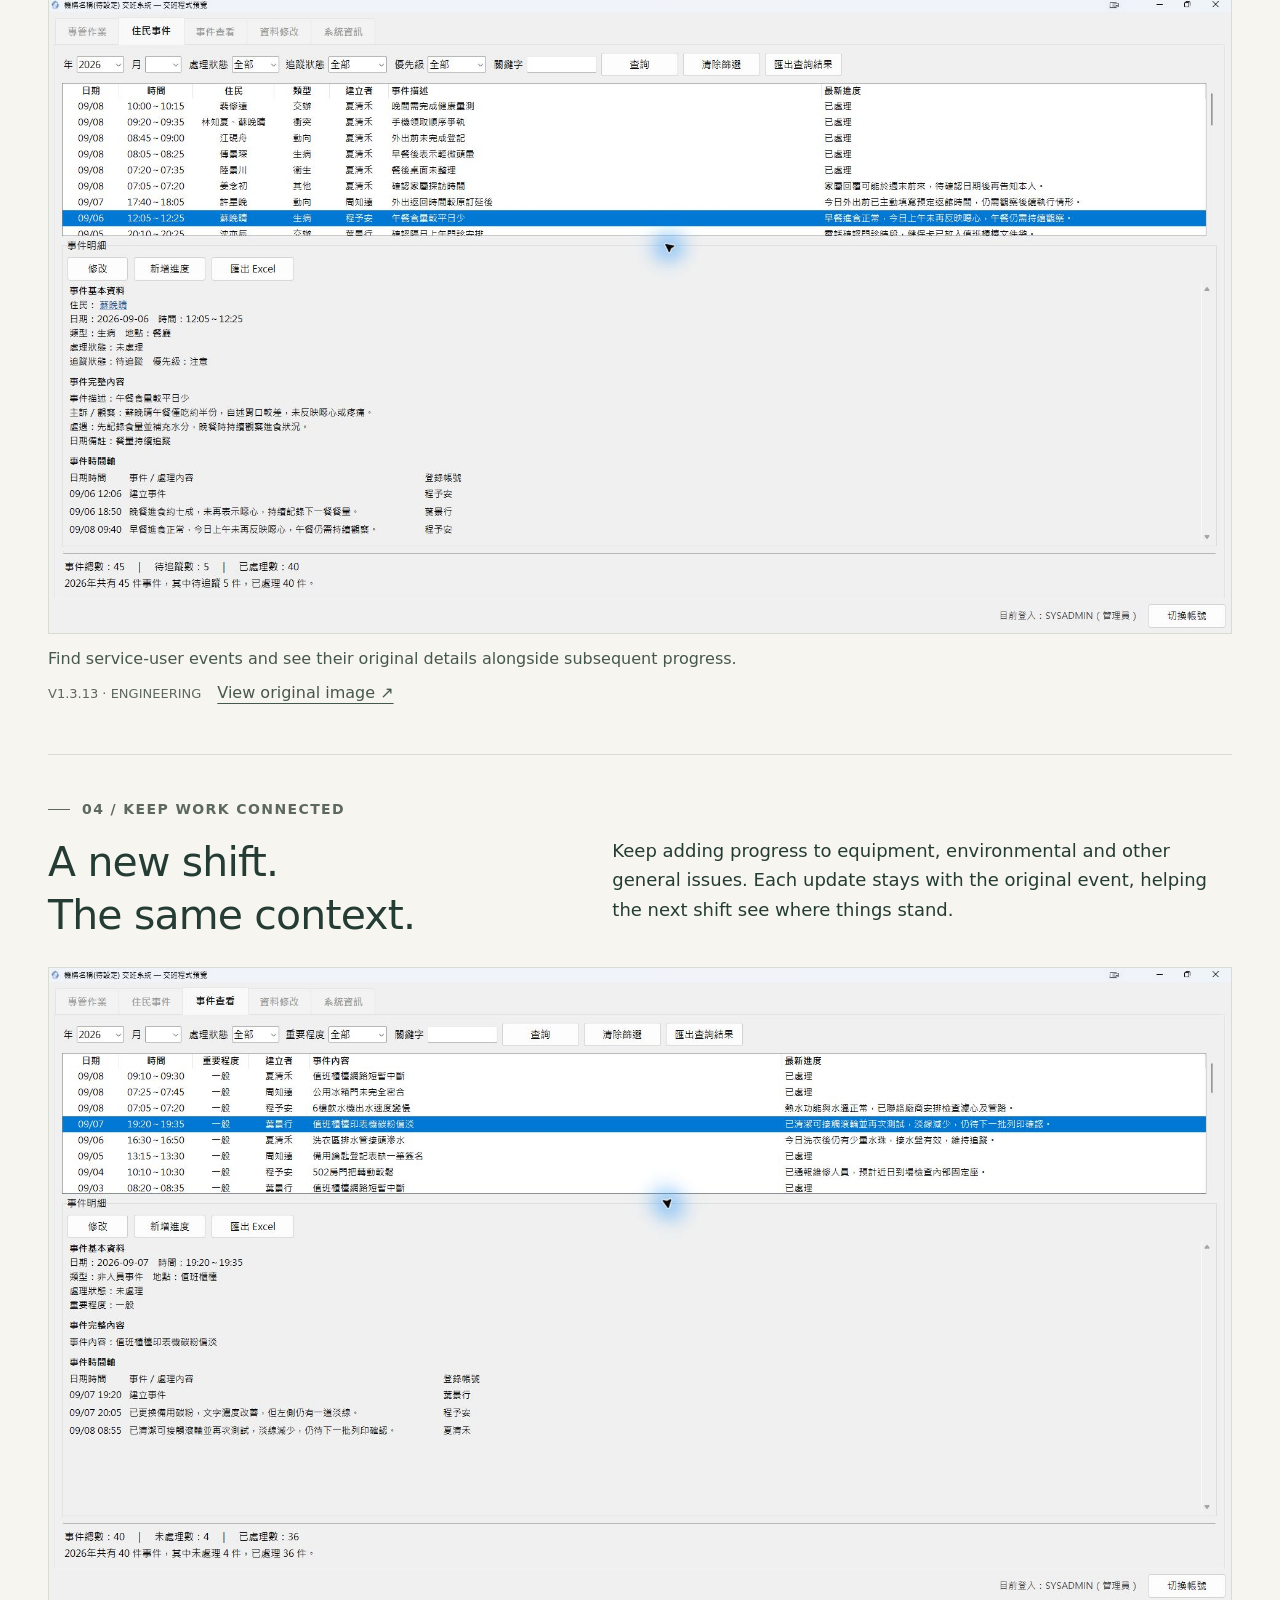
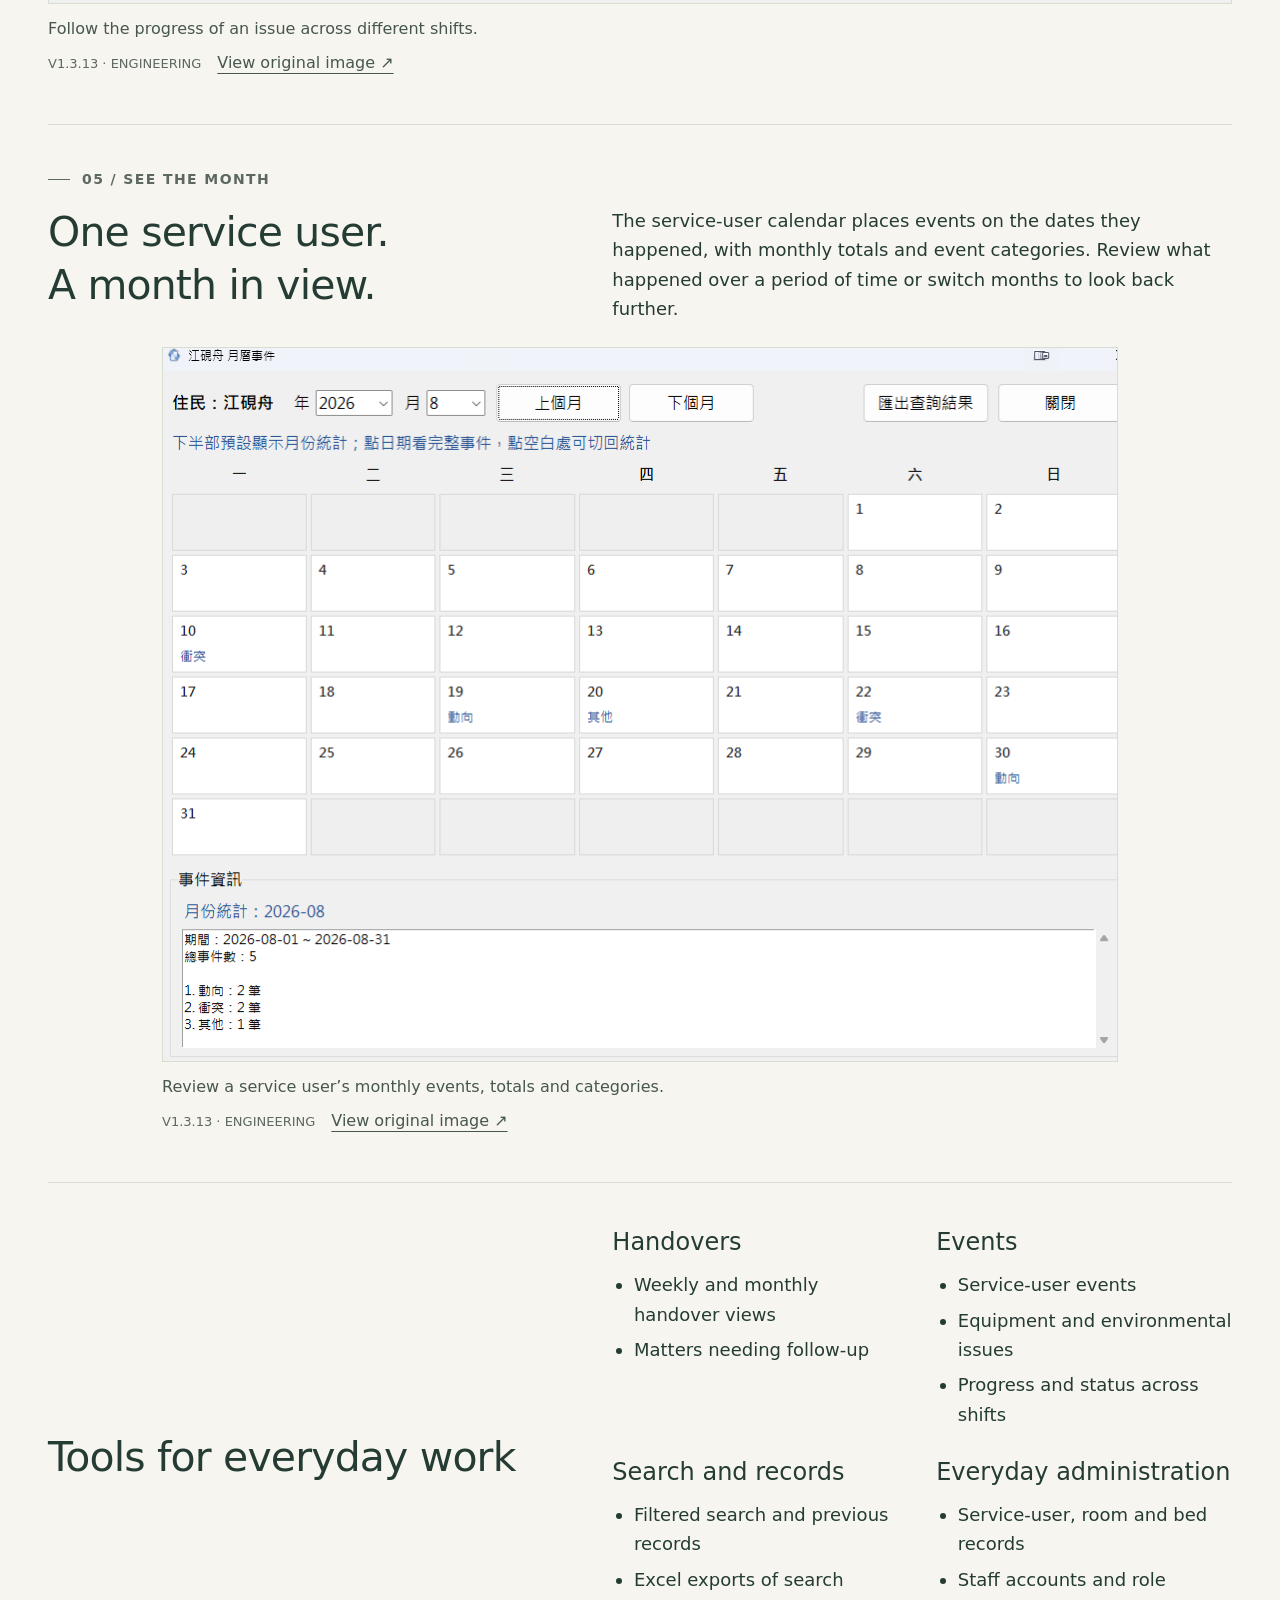
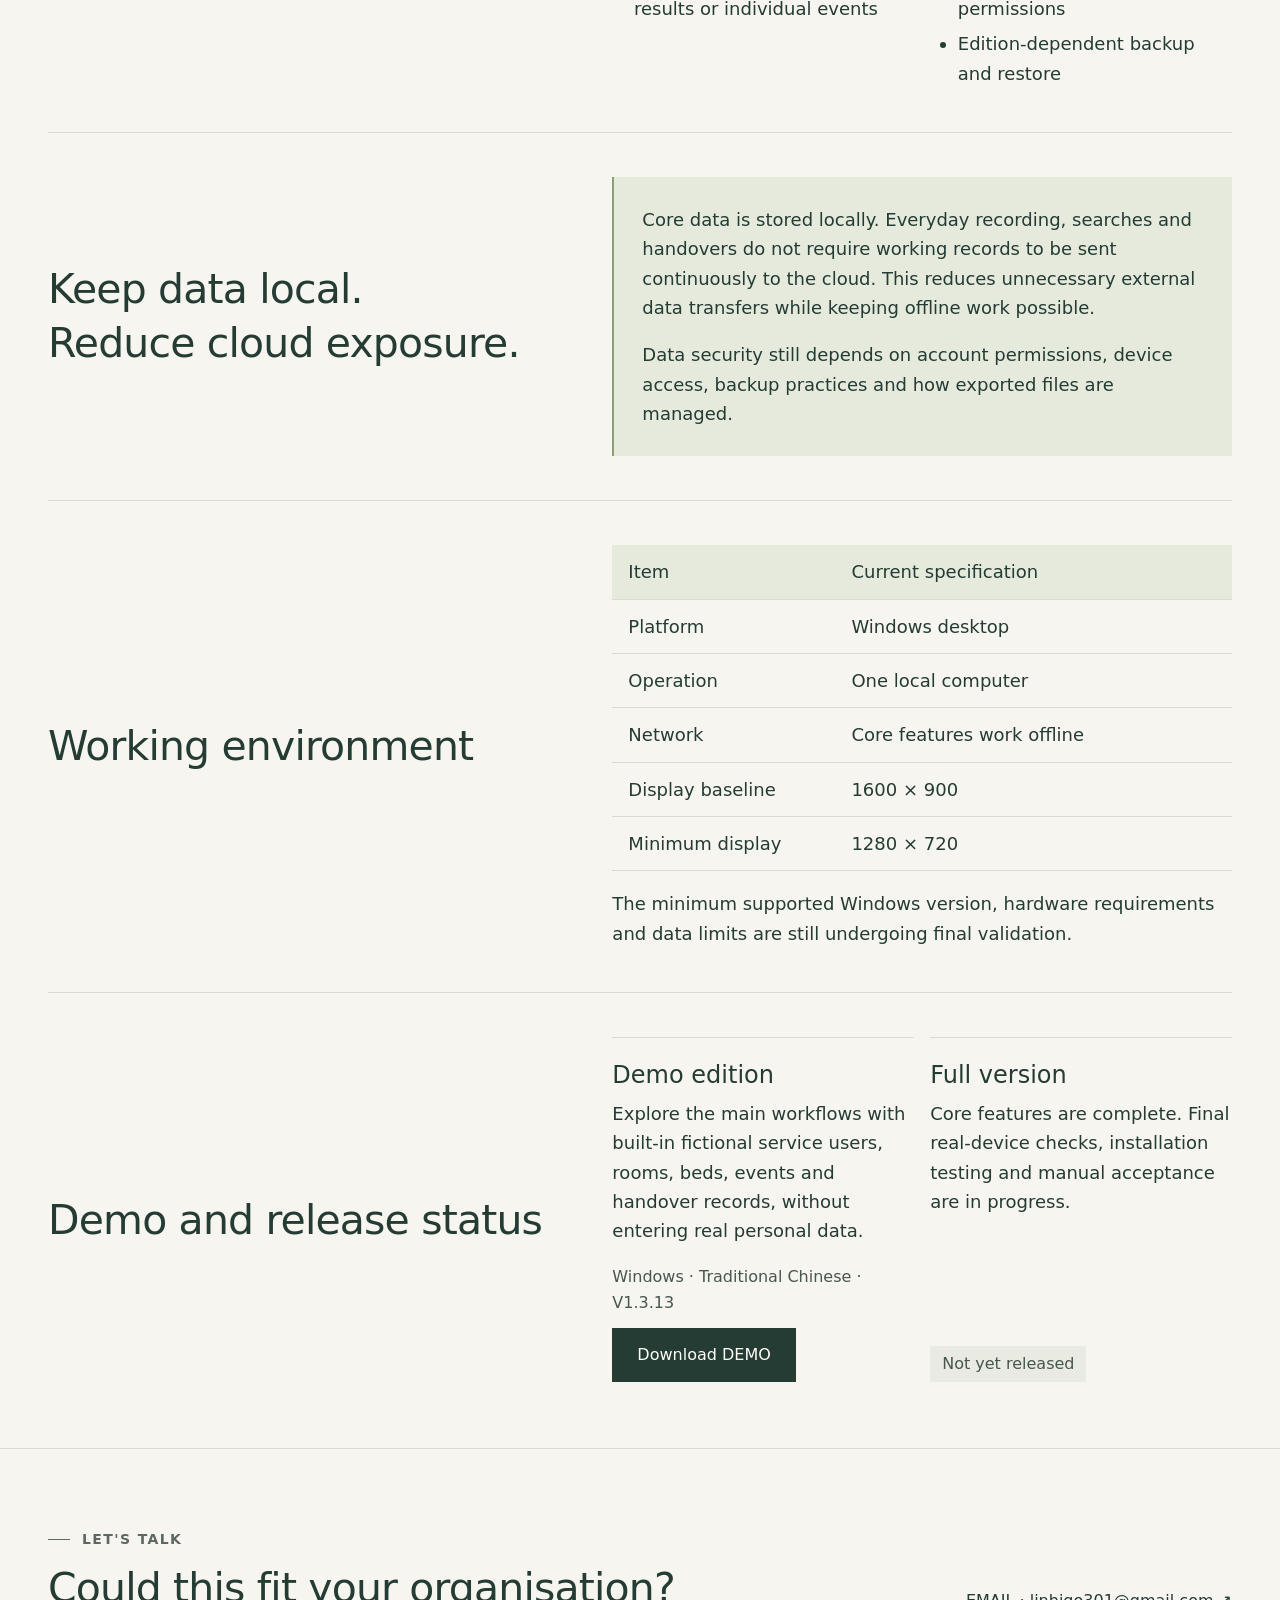
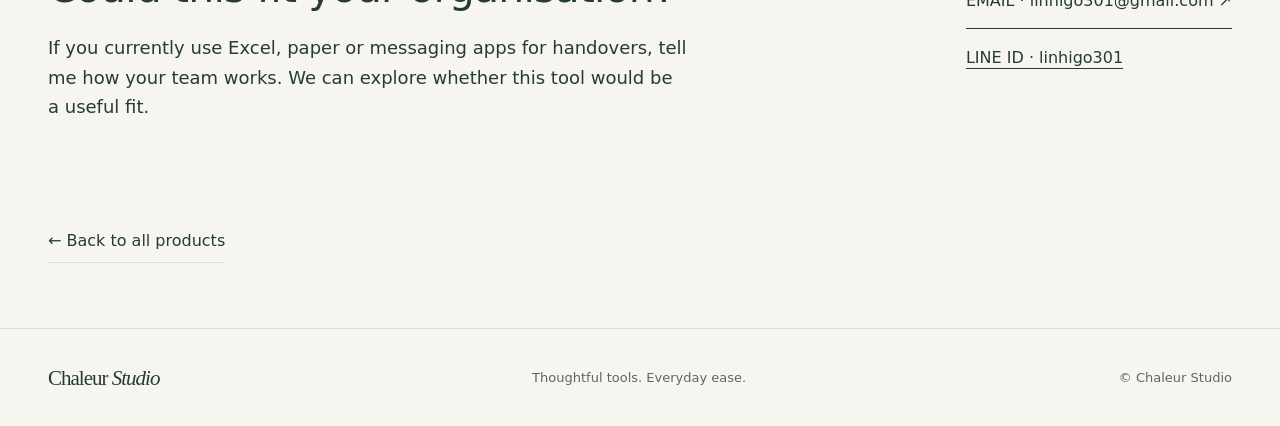
<file: en/products/handover-system/index.html>
<!DOCTYPE html>
<html lang="en-GB">
<head>
<meta charset="UTF-8">
<meta name="viewport" content="width=device-width, initial-scale=1">
<meta name="description" content="Organise handovers, service-user events and follow-up for small residential teams. A Windows desktop tool with local data storage, offline working and a Traditional Chinese demo.">
<link rel="canonical" href="https://linhigo301.github.io/chaleur-studio-site/en/products/handover-system/">
<meta property="og:title" content="Handover &amp; Incident Tracking | Chaleur Studio">
<meta property="og:description" content="Organise handovers, service-user events and follow-up for small residential teams. A Windows desktop tool with local data storage, offline working and a Traditional Chinese demo.">
<meta property="og:url" content="https://linhigo301.github.io/chaleur-studio-site/en/products/handover-system/">
<meta property="og:type" content="website">
<meta property="og:locale" content="en_GB">
<meta property="og:image" content="https://linhigo301.github.io/chaleur-studio-site/docs/product-handoff/screenshots/resident-events.jpg">
<meta property="og:image:width" content="1920">
<meta property="og:image:height" content="1032">
<meta property="og:image:alt" content="Service-user event search in the V1.3.13 ENGINEERING edition, using fictional data.">
<meta name="theme-color" content="#f7f5ef">
<title>Handover & Incident Tracking｜Chaleur Studio</title>
<link rel="alternate" hreflang="zh-TW" href="../../../products/handover-system/">
<link rel="alternate" hreflang="en-GB" href="../../../en/products/handover-system/">
<link rel="alternate" hreflang="x-default" href="../../../products/handover-system/">
<link rel="stylesheet" href="../../../css/style.css?v=86a09af5bf22">
<script src="../../../js/main.js" defer></script>
<script src="../../../js/analytics.js?v=6da4c127ad1d" defer></script>
<script src="../../../js/handover-scenarios.js?v=d9ba16749be6" defer></script>
<script src="../../../js/handover.js?v=623ab0824590" defer></script>
</head>
<body>
<a class="skip" href="#main">Skip to content</a>
<header class="header"><div class="container header-inner"><a class="wordmark" href="../../../en/" aria-label="Chaleur Studio home">Chaleur <span>Studio</span></a><nav id="navigation" class="navigation" aria-label="Main navigation"><a href="../../../en/#products">Products</a><a href="../../../en/#approach">Our approach</a><a href="../../../en/#contact">Contact</a></nav><nav class="language" aria-label="Language"><a href="../../../products/handover-system/" lang="zh-TW" hreflang="zh-TW" >繁中</a><span class="divider" aria-hidden="true">|</span><a href="../../../en/products/handover-system/" lang="en-GB" hreflang="en-GB" aria-current=page>EN</a></nav><button class="menu-toggle" type="button" aria-controls="navigation" aria-expanded="false">Menu</button></div></header>
<main id="main" class="handover-page">
<div class="container">
<div class="breadcrumb"><a href="../../../en/">Home</a> / <a href="../../../en/#products">Products</a> / Handover</div>
<header class="product-hero">
<p class="eyebrow">Product 01 · Work / Organisation</p>
<div class="scenario-picker"><label for="scenario">Use case</label><div class="scenario-select-wrap"><select id="scenario" name="scenario" aria-controls="main"><option value="rehab-home">Psychiatric Rehabilitation Home</option></select></div></div>
<h1>Handover &amp;<br>Incident Tracking</h1>
<p class="intro" data-scenario-copy="p-01">Keep handovers, events and follow-up in one place.</p>
<p data-scenario-copy="p-02">For small residential teams with regular shifts and handovers. Record, find and follow up on everyday work on your own Windows computer.</p>
<div class="chips"><span class="chip">Windows desktop</span><span class="chip">Data stored locally</span><span class="chip">Works offline</span></div>
<div class="actions"><a class="button" href="#screenshots" data-scenario-copy="a-03">Explore the workflow <span aria-hidden="true">↓</span></a><a class="text-link" href="#downloads" data-scenario-copy="a-04">About the demo</a></div>
</header>
<aside class="preview-notice"><p data-scenario-copy="p-05">The screenshots below use fictional data and show ENGINEERING / DEMO editions. Available features depend on the edition and permissions.</p></aside>
<section class="workflow-feature" id="screenshots" aria-labelledby="screenshots-title">
<div class="detail-grid feature-heading-grid"><p class="eyebrow">01 / Start the shift</p><h2 id="screenshots-title" data-scenario-copy="screenshots-title">Start the shift.<br>Keep work moving.</h2><div><p data-scenario-copy="p-07">Start by checking matters that need follow-up. Record new events and add progress during the shift, then find earlier records by date, status or keyword when you need them.</p><p data-scenario-copy="p-08">Copy the shift summary to the clipboard to share it in LINE or a work group, and save an Excel file at the same time for your records.</p></div></div>
<figure class="product-screen">
<a class="product-screen-frame" href="../../../docs/product-handoff/screenshots/%E8%9E%A2%E5%B9%95%E6%93%B7%E5%8F%96%E7%95%AB%E9%9D%A2%202026-09-14%20010721.png" aria-label="View original image — Review outstanding events and matters needing follow-up in the shift overview."><img src="../../../docs/product-handoff/screenshots/%E8%9E%A2%E5%B9%95%E6%93%B7%E5%8F%96%E7%95%AB%E9%9D%A2%202026-09-14%20010721.png" alt="Review outstanding events and matters needing follow-up in the shift overview." width="1583" height="916" fetchpriority="high"></a>
<figcaption><span class="screen-caption">Review outstanding events and matters needing follow-up in the shift overview.</span><span class="screen-badge">DEMO</span><a href="../../../docs/product-handoff/screenshots/%E8%9E%A2%E5%B9%95%E6%93%B7%E5%8F%96%E7%95%AB%E9%9D%A2%202026-09-14%20010721.png">View original image ↗</a></figcaption>
</figure></section>
<section class="workflow-feature" id="feature-2" aria-labelledby="feature-2-title">
<div class="detail-grid feature-heading-grid"><p class="eyebrow">02 / Build the timeline</p><h2 id="feature-2-title" data-scenario-copy="feature-2-title">From the first event<br>to each follow-up</h2><div><p data-scenario-copy="p-12">Create service-user events in the weekly handover view. Select an event to review observations and actions taken, and add follow-up progress to build a timeline of ongoing work.</p></div></div>
<figure class="product-screen">
<a class="product-screen-frame" href="../../../docs/product-handoff/screenshots/resident-handover-week.jpg" aria-label="View original image — Use the weekly handover view to review service-user events and follow-up."><img src="../../../docs/product-handoff/screenshots/resident-handover-week.jpg" alt="Use the weekly handover view to review service-user events and follow-up." width="1920" height="1032" loading="lazy"></a>
<figcaption><span class="screen-caption">Use the weekly handover view to review service-user events and follow-up.</span><span class="screen-badge">V1.3.13 · ENGINEERING</span><a href="../../../docs/product-handoff/screenshots/resident-handover-week.jpg">View original image ↗</a></figcaption>
</figure></section>
<section class="workflow-feature" id="feature-3" aria-labelledby="feature-3-title">
<div class="detail-grid feature-heading-grid"><p class="eyebrow">03 / Find the context</p><h2 id="feature-3-title" data-scenario-copy="feature-3-title">Find the event.<br>See the follow-up.</h2><div><p data-scenario-copy="p-16">Find service-user events by date, handling status, tracking status, priority or keyword.</p><p data-scenario-copy="p-17">Select an event to review the original details, observations, actions taken and subsequent progress, without searching through separate shift records.</p></div></div>
<figure class="product-screen">
<a class="product-screen-frame" href="../../../docs/product-handoff/screenshots/resident-events.jpg" aria-label="View original image — Find service-user events and see their original details alongside subsequent progress."><img src="../../../docs/product-handoff/screenshots/resident-events.jpg" alt="Find service-user events and see their original details alongside subsequent progress." width="1920" height="1032" loading="lazy"></a>
<figcaption><span class="screen-caption">Find service-user events and see their original details alongside subsequent progress.</span><span class="screen-badge">V1.3.13 · ENGINEERING</span><a href="../../../docs/product-handoff/screenshots/resident-events.jpg">View original image ↗</a></figcaption>
</figure></section>
<section class="workflow-feature" id="feature-4" aria-labelledby="feature-4-title">
<div class="detail-grid feature-heading-grid"><p class="eyebrow">04 / Keep work connected</p><h2 id="feature-4-title" data-scenario-copy="feature-4-title">A new shift.<br>The same context.</h2><div><p data-scenario-copy="p-21">Keep adding progress to equipment, environmental and other general issues. Each update stays with the original event, helping the next shift see where things stand.</p></div></div>
<figure class="product-screen">
<a class="product-screen-frame" href="../../../docs/product-handoff/screenshots/event-timeline.jpg" aria-label="View original image — Follow the progress of an issue across different shifts."><img src="../../../docs/product-handoff/screenshots/event-timeline.jpg" alt="Follow the progress of an issue across different shifts." width="1920" height="1032" loading="lazy"></a>
<figcaption><span class="screen-caption">Follow the progress of an issue across different shifts.</span><span class="screen-badge">V1.3.13 · ENGINEERING</span><a href="../../../docs/product-handoff/screenshots/event-timeline.jpg">View original image ↗</a></figcaption>
</figure></section>
<section class="workflow-feature" id="feature-5" aria-labelledby="feature-5-title">
<div class="detail-grid feature-heading-grid"><p class="eyebrow">05 / See the month</p><h2 id="feature-5-title" data-scenario-copy="feature-5-title">One service user.<br>A month in view.</h2><div><p data-scenario-copy="p-25">The service-user calendar places events on the dates they happened, with monthly totals and event categories. Review what happened over a period of time or switch months to look back further.</p></div></div>
<figure class="product-screen calendar-screen">
<a class="product-screen-frame" href="../../../docs/product-handoff/screenshots/%E8%9E%A2%E5%B9%95%E6%93%B7%E5%8F%96%E7%95%AB%E9%9D%A2%202026-09-11%20014243.png" aria-label="View original image — Review a service user’s monthly events, totals and categories."><img src="../../../docs/product-handoff/screenshots/%E8%9E%A2%E5%B9%95%E6%93%B7%E5%8F%96%E7%95%AB%E9%9D%A2%202026-09-11%20014243.png" alt="Review a service user’s monthly events, totals and categories." width="956" height="714" loading="lazy"></a>
<figcaption><span class="screen-caption">Review a service user’s monthly events, totals and categories.</span><span class="screen-badge">V1.3.13 · ENGINEERING</span><a href="../../../docs/product-handoff/screenshots/%E8%9E%A2%E5%B9%95%E6%93%B7%E5%8F%96%E7%95%AB%E9%9D%A2%202026-09-11%20014243.png">View original image ↗</a></figcaption>
</figure></section>
<section class="detail-grid product-summary-grid" id="capabilities" aria-labelledby="capabilities-title">
<h2 id="capabilities-title" data-scenario-copy="capabilities-title">Tools for everyday work</h2>
<div><div class="capability-grid"><div class="capability-group"><h3 data-scenario-copy="h3-29">Handovers</h3><ul><li data-scenario-copy="li-30">Weekly and monthly handover views</li><li data-scenario-copy="li-31">Matters needing follow-up</li></ul></div><div class="capability-group"><h3 data-scenario-copy="h3-32">Events</h3><ul><li data-scenario-copy="li-33">Service-user events</li><li data-scenario-copy="li-34">Equipment and environmental issues</li><li data-scenario-copy="li-35">Progress and status across shifts</li></ul></div><div class="capability-group"><h3 data-scenario-copy="h3-36">Search and records</h3><ul><li data-scenario-copy="li-37">Filtered search and previous records</li><li data-scenario-copy="li-38">Excel exports of search results or individual events</li></ul></div><div class="capability-group"><h3 data-scenario-copy="h3-39">Everyday administration</h3><ul><li data-scenario-copy="li-40">Service-user, room and bed records</li><li data-scenario-copy="li-41">Staff accounts and role permissions</li><li data-scenario-copy="li-42">Edition-dependent backup and restore</li></ul></div></div></div>
</section><section class="detail-grid product-summary-grid" id="local-first" aria-labelledby="local-first-title">
<h2 id="local-first-title" data-scenario-copy="local-first-title">Keep data local.<br>Reduce cloud exposure.</h2>
<div><div class="callout"><p data-scenario-copy="p-44">Core data is stored locally. Everyday recording, searches and handovers do not require working records to be sent continuously to the cloud. This reduces unnecessary external data transfers while keeping offline work possible.</p><p class="product-note" data-scenario-copy="p-45">Data security still depends on account permissions, device access, backup practices and how exported files are managed.</p></div></div>
</section><section class="detail-grid product-summary-grid" id="environment" aria-labelledby="environment-title">
<h2 id="environment-title" data-scenario-copy="environment-title">Working environment</h2>
<div><table class="product-specs"><thead><tr><th scope="col">Item</th><th scope="col">Current specification</th></tr></thead><tbody><tr><th scope="row">Platform</th><td>Windows desktop</td></tr><tr><th scope="row">Operation</th><td>One local computer</td></tr><tr><th scope="row">Network</th><td>Core features work offline</td></tr><tr><th scope="row">Display baseline</th><td>1600 × 900</td></tr><tr><th scope="row">Minimum display</th><td>1280 × 720</td></tr></tbody></table><p class="product-note" data-scenario-copy="p-47">The minimum supported Windows version, hardware requirements and data limits are still undergoing final validation.</p></div>
</section><section class="detail-grid product-summary-grid" id="downloads" aria-labelledby="downloads-title">
<h2 id="downloads-title" data-scenario-copy="downloads-title">Demo and release status</h2>
<div><div class="download-grid"><div class="download-item"><h3 data-scenario-copy="h3-49">Demo edition</h3><p data-scenario-copy="p-50">Explore the main workflows with built-in fictional service users, rooms, beds, events and handover records, without entering real personal data.</p><p class="download-meta" data-scenario-copy="p-51">Windows · Traditional Chinese · V1.3.13</p><a class="button" href="https://github.com/linhigo301/chaleur-studio-site/releases/download/handover-demo-v1.3.13/handover-demo-v1.3.13-windows.zip" data-scenario-copy="a-52">Download DEMO</a></div><div class="download-item"><h3 data-scenario-copy="h3-53">Full version</h3><p data-scenario-copy="p-54">Core features are complete. Final real-device checks, installation testing and manual acceptance are in progress.</p><span class="unavailable">Not yet released</span></div></div></div>
</section></div>
<section class="contact" id="contact" aria-labelledby="contact-title"><div class="container contact-inner"><div><p class="eyebrow">Let's talk</p><h2 id="contact-title" data-scenario-copy="contact-title">Could this fit your organisation?</h2><p data-scenario-copy="p-56">If you currently use Excel, paper or messaging apps for handovers, tell me how your team works. We can explore whether this tool would be a useful fit.</p></div><div class="contact-details"><a class="contact-email" href="mailto:linhigo301@gmail.com">EMAIL · linhigo301@gmail.com ↗</a><p data-scenario-copy="p-57"><a href="https://line.me/ti/p/~linhigo301">LINE ID · linhigo301</a></p></div></div></section>
<div class="container"><div class="product-bottom"><a class="text-link" href="../../../en/#products">← Back to all products</a></div></div>
</main>
<footer class="footer"><div class="container footer-inner"><a class="wordmark" href="../../../en/">Chaleur <span>Studio</span></a><p>Thoughtful tools. Everyday ease.</p><p>© Chaleur Studio</p></div></footer>
</body>
</html>
</file>
<file: css/style.css>
/* Chaleur Studio — shared styles. Typography tokens are the single source of truth. */
:root {
  --paper: #f7f5ef;
  --white: #fffdf8;
  --ink: #243c34;
  --muted: #5c6860;
  --muted-strong: #46574d;
  --line: #d8ddd2;
  --accent: #a4482e;
  --sage: #e6eadd;
  --placeholder-paper: #f2ecdf;
  --placeholder-ink: #24231f;
  --sans: "Microsoft JhengHei", "PingFang TC", "Noto Sans TC", system-ui, -apple-system, BlinkMacSystemFont, "Segoe UI", sans-serif;
  --serif: "Noto Serif TC", "Songti TC", "PMingLiU", Georgia, serif;
  --type-hero: clamp(3.5rem, 4.7vw, 4.5rem);
  --type-h2: clamp(2.5rem, 3.2vw, 3rem);
  --type-h3: 1.875rem;
  --type-principle: 1.5rem;
  --type-body: 1.125rem;
  --type-secondary: 1rem;
  --type-meta: .8125rem;
  --type-eyebrow: .875rem;
  --type-control: 1rem;
  --type-placeholder-title: clamp(1.5rem, 2vw, 1.75rem);
  --leading-hero: 1.18;
  --leading-heading: 1.3;
  --leading-body: 1.63;
}

/* Structure and component layout. */
* { box-sizing: border-box; }
html { scroll-behavior: smooth; scroll-padding-top: 100px; }
body { margin: 0; background: var(--paper); color: var(--ink); -webkit-font-smoothing: antialiased; }
a { color: inherit; text-underline-offset: 5px; }
a,button { -webkit-tap-highlight-color: transparent; }
a:focus-visible,button:focus-visible { outline: 3px solid var(--accent); outline-offset: 5px; }
::selection { background: #e1c5a7; color: var(--ink); }
.container { width: min(1184px,calc(100% - 96px)); margin-inline: auto; }
.skip { position: fixed; top: -100px; left: 16px; padding: 10px 20px; background: var(--ink); color: white; z-index: 20; }
.skip:focus { top: 10px; }
.header { border-bottom: 1px solid var(--line); background: var(--paper); }
.header-inner { min-height: 100px; display: flex; align-items: center; gap: 44px; }
.wordmark { text-decoration: none; white-space: nowrap; }
.navigation { display: flex; align-items: center; gap: 32px; margin-left: auto; }
.navigation a { text-decoration: none; }
.navigation a:hover,.language a:hover { color: var(--accent); }
.language { display: flex; align-items: center; gap: 10px; white-space: nowrap; }
.language a { text-decoration: none; }
.language [aria-current] { border-bottom: 1px solid var(--ink); }
.language .divider { color: #92998e; }
.menu-toggle { display: none; border: 1px solid var(--line); background: transparent; border-radius: 2px; color: var(--ink); padding: 6px 12px; }
.eyebrow { display: flex; align-items: center; gap: 12px; margin: 0 0 28px; }
.eyebrow::before { content: ''; width: 22px; height: 1px; background: currentColor; }
.hero { padding: 96px 0 80px; display: block; }
.hero h1 { margin: 0 0 32px; }
.hero .intro { max-width: 680px; }
.actions { display: flex; gap: 25px; align-items: center; flex-wrap: wrap; margin-top: 32px; }
.button { display: inline-flex; align-items: center; justify-content: space-between; gap: 32px; background: var(--ink); color: var(--white); padding: 13px 24px; text-decoration: none; border: 1px solid var(--ink); transition: background .18s; min-height: 48px; }
.button:hover { background: #395747; }
.text-link { text-decoration: none; border-bottom: 1px solid var(--line); padding-block: 8px; }
.hero-foot { border-top: 1px solid var(--line); padding: 18px 0; display: flex; justify-content: space-between; flex-wrap: wrap; gap: 12px 24px; }
.dot { display: inline-block; width: 6px; height: 6px; border-radius: 50%; background: var(--accent); margin-right: 10px; }
.section { padding: 90px 0; }
.section-heading { display: flex; align-items: flex-start; justify-content: space-between; gap: 28px; margin-bottom: 38px; }
.section h2,.contact h2 { margin: 0; }
.section-heading p { margin: 10px 0 0; }
.section-heading .eyebrow { margin-bottom: 12px; }
.section-number { flex-shrink: 0; margin-top: 38px; }
.products { border-top: 1px solid var(--line); }
.product-grid { display: grid; grid-template-columns: 1fr 1fr; gap: 30px; }
.product-card { border: 1px solid var(--line); background: var(--white); display: flex; flex-direction: column; min-width: 0; }
/* Product image slot: retain existing desktop/mobile heights for future images. */
.card-visual { height: 248px; flex-shrink: 0; display: flex; flex-direction: column; align-items: center; justify-content: center; gap: 16px; margin: 12px; padding: 24px; border-radius: 0; background: var(--placeholder-paper); color: var(--placeholder-ink); text-align: center; }
.placeholder-title { margin: 0; min-height: 2.6em; display: flex; align-items: center; justify-content: center; }
.placeholder-caption { margin: 0; }
.card-content { padding: 20px 30px 28px; display: flex; flex: 1; flex-direction: column; }
.meta { display: flex; justify-content: space-between; gap: 6px 16px; flex-wrap: wrap; align-items: baseline; }
.card-content h3 { margin: 15px 0 12px; }
.card-content p { min-height: 0; margin: 0 0 24px; }
.card-link { display: flex; align-items: center; justify-content: space-between; padding-top: 16px; border-top: 1px solid var(--line); text-decoration: none; margin-top: auto; min-height: 52px; }
.card-link:hover { color: var(--accent); }
.philosophy { background: #eaece3; }
.philosophy-layout { display: grid; grid-template-columns: 1fr 1.25fr; gap: 100px; }
.philosophy h2 { margin-bottom: 24px; }
.philosophy .lead { max-width: 420px; }
.principle { display: grid; grid-template-columns: 36px 1fr; gap: 18px; padding: 24px 0; border-top: 1px solid #c9cfc0; }
.principle:first-child { padding-top: 0; border-top: 0; }
.principle .num { color: var(--accent); padding-top: 4px; }
.principle h3 { margin: 0 0 8px; }
.principle p { margin: 0; }
.contact { padding: 80px 0; }
.contact-inner { display: flex; justify-content: space-between; align-items: center; gap: 32px; }
.contact .eyebrow { margin-bottom: 12px; }
.contact-email { text-decoration: none; border-bottom: 1px solid var(--ink); padding-bottom: 8px; overflow-wrap: anywhere; }
.contact-details p { text-align: left; }
.footer { border-top: 1px solid var(--line); padding: 25px 0; }
.footer-inner { display: flex; justify-content: space-between; align-items: center; gap: 20px; }
.footer .wordmark { color: var(--ink); }
.breadcrumb { margin-top: 36px; }
.breadcrumb a { text-decoration: none; }
.product-hero { max-width: 840px; padding: 60px 0; }
.product-hero h1 { margin: 0 0 24px; }
.product-hero .intro { max-width: 700px; }
.scenario-picker { display: flex; flex-wrap: wrap; align-items: center; gap: 10px 16px; margin: 0 0 28px; font-size: var(--type-control); }
.scenario-picker label { color: var(--muted-strong); }
.scenario-select-wrap { position: relative; max-width: 100%; min-width: 0; }
.scenario-select-wrap::after { content: ''; position: absolute; right: 17px; top: calc(50% - 5px); width: 7px; height: 7px; border-right: 1px solid currentColor; border-bottom: 1px solid currentColor; transform: rotate(45deg); pointer-events: none; }
.scenario-picker select { appearance: none; display: block; width: 100%; max-width: 100%; min-height: 48px; padding: 10px 40px 10px 14px; border: 1px solid var(--line); border-radius: 2px; background: var(--white); color: var(--ink); font: inherit; cursor: pointer; }
.scenario-picker select:hover { border-color: var(--muted); background: var(--sage); }
.scenario-picker select:focus-visible { outline: 2px solid var(--accent); outline-offset: 3px; }
@media (max-width: 400px) {
  .scenario-select-wrap { width: 100%; }
  .scenario-picker select { font-size: .875rem; }
}
.chips { display: flex; gap: 10px; flex-wrap: wrap; margin-top: 25px; }
.chip { border: 1px solid var(--line); padding: 5px 12px; border-radius: 2px; }
.detail-grid { display: grid; grid-template-columns: 1fr 2fr; gap: 64px; padding: 58px 0; border-top: 1px solid var(--line); }
.detail-grid h2 { margin: 0; }
.detail-grid p { margin: 0 0 18px; }
.feature-grid { display: grid; grid-template-columns: 1fr 1fr; gap: 14px 28px; padding: 0; margin: 0; list-style: none; }
.feature-grid li { padding: 12px 0; border-bottom: 1px solid var(--line); }
.feature-grid li::before { content: '↗'; margin-right: 10px; color: var(--accent); }
.callout { background: var(--sage); padding: 28px; border-left: 2px solid #8c9d77; }
.callout p:last-child { margin-bottom: 0; }
.market-list { display: grid; gap: 12px; }
.market-row { display: flex; justify-content: space-between; gap: 8px 20px; border-bottom: 1px solid var(--line); padding: 12px 0; flex-wrap: wrap; }
.status { white-space: nowrap; }
.screenshot-placeholder { aspect-ratio: 16/9; background: #e9ebe3; border: 1px dashed #b7bfae; display: flex; align-items: center; justify-content: center; flex-direction: column; gap: 10px; text-align: center; padding: 24px; width: 100%; }
.placeholder-icon { width: 49px; height: 35px; border: 1px solid #909e85; position: relative; margin-bottom: 8px; }
.placeholder-icon::after { content: ''; position: absolute; left: 9px; bottom: 7px; width: 25px; height: 12px; border-left: 1px solid #909e85; border-top: 1px solid #909e85; transform: skewY(-20deg); }
figure { margin: 0; }
figcaption { margin-top: 12px; }
.download-grid { display: grid; grid-template-columns: 1fr 1fr; gap: 16px; }
.download-item { border: 1px solid var(--line); padding: 22px; }
.download-item h3 { margin: 0 0 8px; }
.download-item p { margin-bottom: 18px; }
.unavailable { display: inline-block; background: #e9eae2; padding: 5px 12px; }
.product-bottom { margin: 35px 0 65px; }
.detail-grid .eyebrow { margin-bottom: 16px; }
.detail-grid > * { min-width: 0; }
.navigation a, .language a { padding-block: 8px; }
.hero > div { max-width: 1050px; }
.hero .actions { margin-top: 34px; }
.contact-inner > div { min-width: 0; }
.contact-details { flex-shrink: 0; }
.detail-grid .market-note { margin-top: 18px; }

/* Base Typography */
body { font-family: var(--sans); font-size: var(--type-body); line-height: var(--leading-body); letter-spacing: normal; }
button { font: inherit; }
/* Heading */
.hero h1, .product-hero h1 { font-family: var(--serif); font-size: var(--type-hero); font-weight: 500; line-height: var(--leading-hero); letter-spacing: -.025em; }
.hero h1 em { font-style: normal; color: var(--accent); }
.section h2, .contact h2, .detail-grid h2 { font-family: var(--sans); font-size: var(--type-h2); font-weight: 500; line-height: var(--leading-heading); letter-spacing: -.02em; text-wrap: pretty; }
.card-content h3 { font-family: var(--serif); font-size: var(--type-h3); font-weight: 500; line-height: var(--leading-heading); }
.principle h3, .download-item h3 { font-size: var(--type-principle); font-weight: 500; line-height: var(--leading-heading); }
/* Body: reading text inherits the base size and leading; no label overrides. */
.hero .intro, .product-hero .intro, .section-heading p:not(.eyebrow), .card-content p, .philosophy .lead, .principle p, .contact-inner > div:not(.contact-details) > p:not(.eyebrow), .detail-grid p:not(.eyebrow), .feature-grid li, .market-row { font-size: var(--type-body); line-height: var(--leading-body); color: var(--ink); }
.detail-grid > div { max-width: 44rem; }
/* Secondary */
.breadcrumb, .chip, .unavailable, .screenshot-placeholder span, figcaption, .meta { font-size: var(--type-secondary); color: var(--muted-strong); }
.status { font-size: var(--type-secondary); color: var(--accent); }
.screenshot-placeholder strong { font-size: var(--type-body); font-weight: 500; }
/* Metadata */
.hero-foot, .principle .num, .footer-inner, .section-number { font-size: var(--type-meta); }
.hero-foot, .footer-inner, .section-number { color: var(--muted); }
.eyebrow { font-size: var(--type-eyebrow); font-weight: 600; line-height: 1.5; letter-spacing: .1em; text-transform: uppercase; color: var(--muted); }
.hero-foot { letter-spacing: .075em; text-transform: uppercase; }
.meta { letter-spacing: normal; text-transform: none; }
/* Components */
.language [aria-current] { font-weight: 700; }
.wordmark { font-family: Georgia, 'Noto Serif TC', 'PMingLiU', serif; font-size: 29px; letter-spacing: -1px; }
.wordmark span { font-style: italic; font-weight: normal; }
.footer .wordmark { font-size: 21px; }
.placeholder-title { font-family: var(--sans); font-size: var(--type-placeholder-title); font-weight: 500; font-style: normal; line-height: var(--leading-heading); letter-spacing: normal; }
.placeholder-caption { font-family: var(--sans); font-size: var(--type-meta); font-weight: 400; line-height: 1.5; letter-spacing: .06em; }
.navigation, .language, .button, .text-link, .card-link, .js .menu-toggle { font-size: var(--type-control); }
.navigation a, .language a, .text-link { display: inline-flex; align-items: center; min-height: 44px; }
.contact-email, .contact-details p { font-family: var(--sans); font-size: var(--type-secondary); line-height: var(--leading-body); color: var(--ink); }
.contact-email { display: inline-flex; align-items: center; min-height: 48px; }
.arrow { font-size: 1.25rem; font-weight: 400; }
.hero > div, .philosophy-layout > div { min-width: 0; }
/* English keeps its own word wrapping; the logo retains its existing typeface. */
:lang(en-GB) h1, :lang(en-GB) h2, :lang(en-GB) h3 { overflow-wrap: break-word; }

/* Responsive: token changes and necessary layout adaptations only. */
@media(max-width:1000px) {
  :root { --type-hero: clamp(3rem, 6.5vw, 3.75rem); --type-h2: 2.5rem; --type-h3: 1.75rem; }
  .container { width: calc(100% - 56px); }
  .header-inner { gap: 20px; }
  .navigation { gap: 18px; }
  .hero { padding: 72px 0 64px; }
  .philosophy-layout { gap: 50px; }
  .detail-grid { gap: 35px; grid-template-columns: 1fr 2fr; }
  .card-content { padding: 20px 24px 26px; }
  .product-grid { gap: 24px; }
  .meta { flex-direction: column; align-items: flex-start; }
  .section-heading { flex-wrap: wrap; gap: 12px; }
  .section-number { margin-top: 0; }
  .contact-inner { align-items: flex-start; flex-direction: column; gap: 24px; }
  .download-grid { grid-template-columns: 1fr; }
}
@media(max-width:700px) {
  :root { --type-hero: clamp(2.375rem, 10vw, 2.75rem); --type-h2: clamp(1.875rem, 8vw, 2.25rem); --type-h3: 1.625rem; --type-body: 1.0625rem; --type-secondary: .9375rem; --type-eyebrow: .8125rem; }
  html { scroll-padding-top: 20px; }
  .container { width: calc(100% - 40px); }
  .header-inner { min-height: 80px; gap: 10px; flex-wrap: wrap; padding: 18px 0; }
  .wordmark { font-size: 24px; }
  .language { margin-left: auto; gap: 7px; }
  .navigation { width: 100%; order: 4; justify-content: space-between; gap: 18px; margin: 0; padding-top: 10px; border-top: 1px solid var(--line); }
  .js .menu-toggle { display: block; order: 3; padding: 6px 10px; min-height: 44px; }
  .js .navigation[data-open='false'] { display: none; }
  .hero { padding: 52px 0; }
  .eyebrow { margin-bottom: 22px; gap: 10px; letter-spacing: .075em; }
  .hero-foot { gap: 8px; flex-direction: column; }
  .hero-foot span:last-child { text-align: left; }
  .section { padding: 58px 0; }
  .section-heading { margin-bottom: 26px; }
  .section-number { display: none; }
  .product-grid { grid-template-columns: 1fr; gap: 24px; }
  .card-visual { height: 230px; }
  .philosophy-layout { grid-template-columns: 1fr; gap: 30px; }
  .philosophy .lead { max-width: none; }
  .contact { padding: 55px 0; }
  .contact-inner { align-items: flex-start; flex-direction: column; gap: 18px; }
  .footer-inner { align-items: flex-start; flex-direction: column; gap: 8px; }
  .footer-inner p { margin: 0; }
  .detail-grid { grid-template-columns: 1fr; gap: 22px; padding: 36px 0; }
  .product-hero { padding: 40px 0; }
  .feature-grid { gap: 8px 18px; }
  .screenshot-placeholder { min-height: 210px; }
  .product-bottom { margin-bottom: 40px; }
  .hero .intro br { display: none; }
  .hero .eyebrow { flex-wrap: wrap; }
  .card-content { padding: 20px 24px 24px; }
  .contact-details { max-width: 100%; }
  .market-row { flex-direction: column; gap: 4px; }
}
@media(max-width:380px) {
  .header-inner { gap: 9px; }
  .feature-grid { grid-template-columns: 1fr; }
  .header-inner .wordmark { flex-basis: 100%; }
  .language { margin-left: 0; margin-right: auto; }
  .card-content { padding-inline: 18px; }
}
@media(prefers-reduced-motion:reduce) {
  html { scroll-behavior: auto; }
  *,*::before,*::after { transition: none!important; }
}

/* Product content and screenshot components (WEB-005 / WEB-006). */
.handover-page .product-hero { padding-block: 44px; }
.handover-page .product-hero > p:not(.eyebrow) { max-width: 640px; }
.preview-notice { padding: 16px 22px; margin-bottom: 24px; border-left: 2px solid var(--line); color: var(--muted-strong); }
.preview-notice p { margin: 0; font-size: var(--type-secondary); }
.product-screen-frame { display: block; width: 100%; border: 1px solid var(--line); }
.product-screen-frame img { display: block; width: 100%; height: auto; }
.calendar-screen { width: 100%; max-width: 956px; margin-inline: auto; }
.product-screen figcaption { display: flex; align-items: baseline; gap: 8px 16px; flex-wrap: wrap; }
.screen-caption { flex-basis: 100%; }
.screen-badge { font-size: var(--type-meta); color: var(--muted); }
.handover-page .detail-grid { grid-template-columns: minmax(0,1fr) minmax(0,1.2fr); gap: 48px; padding-block: 44px; }
.handover-page .detail-grid > div { max-width: 640px; }
.handover-page .detail-grid p:last-child { margin-bottom: 0; }
.workflow-feature { padding-bottom: 48px; }
.workflow-feature .detail-grid { padding-bottom: 24px; }
.handover-page .feature-heading-grid { row-gap: 16px; }
.feature-heading-grid > .eyebrow { grid-column: 1 / -1; margin: 0; }
.capability-grid { display: grid; grid-template-columns: 1fr 1fr; gap: 28px; }
.capability-group { min-width: 0; }
.capability-group h3 { margin: 0 0 12px; font-size: var(--type-principle); font-weight: 500; line-height: var(--leading-heading); }
.capability-group ul { padding-left: 1.2em; margin: 0; }
.capability-group li + li { margin-top: 6px; }
.handover-page .product-note { font-size: var(--type-secondary); color: var(--muted-strong); margin-top: 18px; }
.product-specs { width: 100%; border-collapse: collapse; text-align: left; }
.product-specs th, .product-specs td { padding: 12px 16px; border-bottom: 1px solid var(--line); }
.product-specs thead { background: var(--sage); }
.product-specs th { font-weight: 500; }
.product-specs tbody th { width: 36%; }
.handover-page .download-item { display: flex; flex-direction: column; border: 0; border-top: 1px solid var(--line); padding: 22px 0; }
.handover-page .download-item .download-meta { font-size: var(--type-secondary); color: var(--muted-strong); margin: auto 0 12px; }
.handover-page .download-item .button { align-self: flex-start; }
.handover-page .download-item .unavailable { align-self: flex-start; margin-top: auto; }
.handover-page .contact { border-top: 1px solid var(--line); }
.handover-page .contact-inner > div:first-child { max-width: 640px; }
.handover-page .product-bottom { margin-top: 0; }
@media(max-width:1000px) {
  .handover-page .detail-grid { grid-template-columns: 1fr; gap: 20px; }
}
@media(max-width:700px) {
  .handover-page .product-hero { padding-block: 32px; }
  .preview-notice { padding: 16px; }
  .handover-page .detail-grid { padding-block: 32px; gap: 16px; }
  .workflow-feature { padding-bottom: 36px; }
  .workflow-feature .detail-grid { padding-bottom: 20px; }
  .capability-grid { grid-template-columns: 1fr; gap: 24px; }
  .product-specs th, .product-specs td { padding: 12px 10px; }
}

@media(min-width:1001px) {
  .handover-page .product-summary-grid { align-items: center; }
}
/* EMBERLITE uses the shared product rhythm with intact device screenshots. */
.emberlite-page .product-hero { padding-block: 44px; }
.emberlite-page .product-subtitle { margin: -6px 0 24px; font-size: var(--type-h3); line-height: var(--leading-heading); }
.emberlite-page .detail-grid { grid-template-columns: minmax(0,1fr) minmax(0,1.2fr); gap: 16px 48px; padding-block: 44px; }
.emberlite-page .detail-grid > div { max-width: 640px; }
.emberlite-page .detail-grid p:last-child { margin-bottom: 0; }
.emberlite-page .workflow-feature .detail-grid { padding-bottom: 24px; }
.emberlite-page .product-screen { max-width: 1200px; margin-inline: auto; }
.emberlite-page #spectrum .product-screen { max-width: 1060px; }
.emberlite-page .contact { border-top: 1px solid var(--line); }
.emberlite-page .contact-inner > div:first-child { max-width: 640px; }
.emberlite-page .product-bottom { margin-top: 0; }
.emberlite-setup { margin: 0; }
.emberlite-setup > div + div { margin-top: 24px; }
.emberlite-setup dt { font-weight: 600; margin-bottom: 6px; }
.emberlite-setup dd { margin: 0; }
.emberlite-card-visual { padding: 0; gap: 8px; background: transparent; }
.emberlite-card-visual img { display: block; width: 100%; min-height: 0; height: auto; max-height: 215px; object-fit: contain; }
.emberlite-card-visual figcaption { margin: 0; font-size: var(--type-meta); }
@media(max-width:1000px) {
  .emberlite-page .detail-grid { grid-template-columns: 1fr; gap: 20px; }
}
@media(max-width:700px) {
  .emberlite-page .product-hero { padding-block: 32px; }
  .emberlite-page .detail-grid { padding-block: 32px; gap: 16px; }
  .emberlite-page .workflow-feature .detail-grid { padding-bottom: 20px; }
}
</file>
<file: css/home.css>
/* Homepage spacing and component hierarchy; shared typography tokens stay unchanged. */
.home .hero-foot { align-items: center; font-size: 14px; color: var(--muted-strong); }
.home .products { padding: 72px 0 88px; }
.home .philosophy { padding: 72px 0; }
.home .contact { padding: 64px 0; }
.home .footer { padding: 22px 0; }
.home .section-heading { margin-bottom: 44px; }
.home .section-heading > div { width: 100%; min-width: 0; }
.products-kicker { display: flex; justify-content: space-between; align-items: center; gap: 24px; margin-bottom: 16px; }
.home .products-kicker .eyebrow { margin: 0; }
.home .section-number { display: block; margin: 0; font-size: 14px; font-weight: 500; line-height: 1.5; color: var(--muted-strong); }
.home .section-heading p:not(.eyebrow) { margin: 20px 0 0; }
.home .product-grid { gap: clamp(24px, 2.2vw, 32px); max-width: 1184px; }
.home .card-visual { margin-bottom: 0; }
.placeholder-copy { display: flex; flex-direction: column; align-items: center; justify-content: center; gap: 32px; max-width: 100%; }
.home .placeholder-title { min-height: 0; font-size: clamp(26px, 2vw, 30px); font-weight: 500; }
.home .placeholder-caption { font-size: 13px; color: #62615c; }
.home .card-content { padding: 32px 30px 28px; }
.home .card-content h3 { margin: 20px 0 16px; }
.home .card-content p { margin-bottom: 24px; }
.home .card-link { padding-top: 12px; min-height: 48px; }
.availability-note { font-size: var(--type-secondary); white-space: nowrap; }
@media(max-width:1100px) {
  .home .products { padding: 64px 0 72px; }
  .home .philosophy { padding: 64px 0; }
  .home .contact { padding: 56px 0; }
  .home .section-heading { margin-bottom: 40px; }
  .home .card-content { padding: 30px 24px 26px; }
  .home .meta { flex-direction: column; align-items: flex-start; gap: 6px; }
}
@media(max-width:700px) {
  .home .hero-foot { align-items: flex-start; font-size: 13px; gap: 10px; }
  .home .products { padding: 48px 0 56px; }
  .home .philosophy { padding: 48px 0; }
  .home .contact { padding: 40px 0; }
  .home .footer { padding: 20px 0; }
  .home .section-heading { margin-bottom: 36px; }
  .home .section-heading p:not(.eyebrow) { margin-top: 16px; }
  .products-kicker { gap: 12px; flex-wrap: wrap; }
  .home .product-grid { gap: 36px; }
  .home .card-visual { height: 220px; }
  .home .card-content { padding: 28px 24px 24px; }
}
</file>
